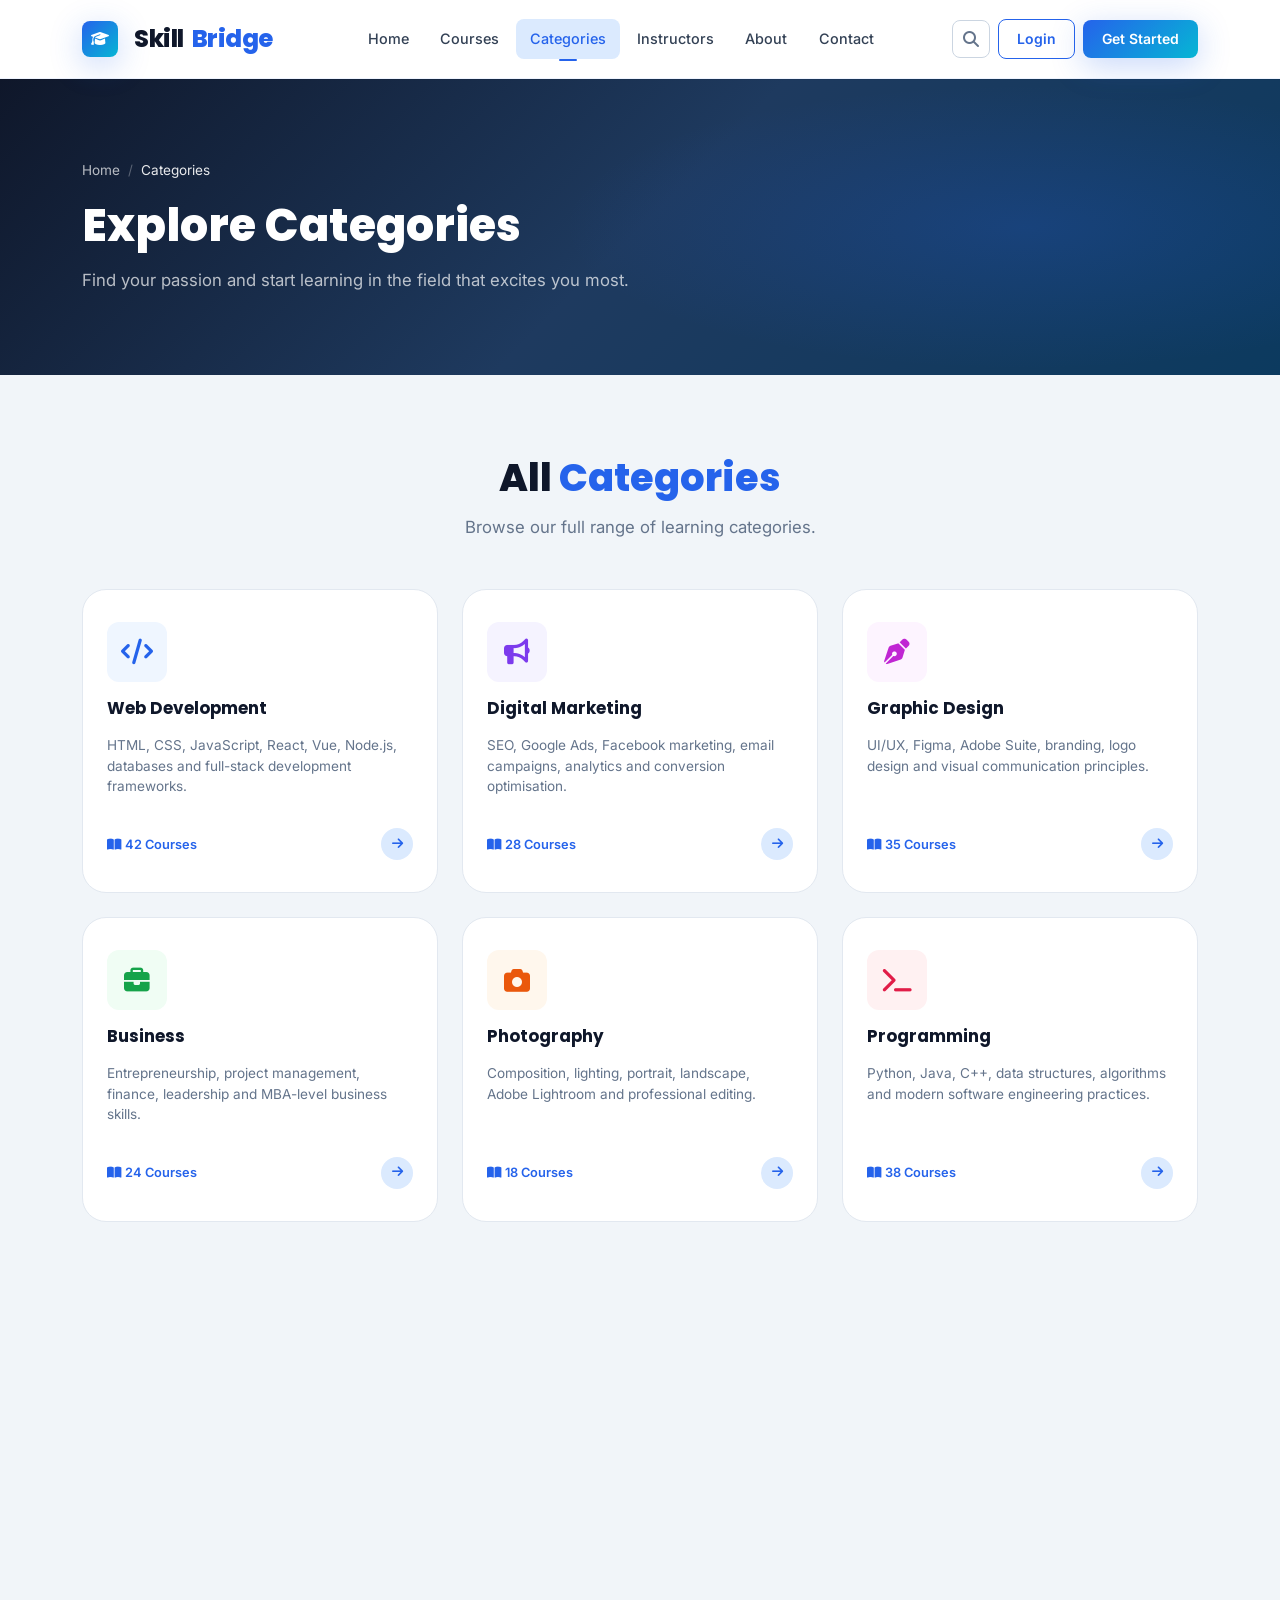
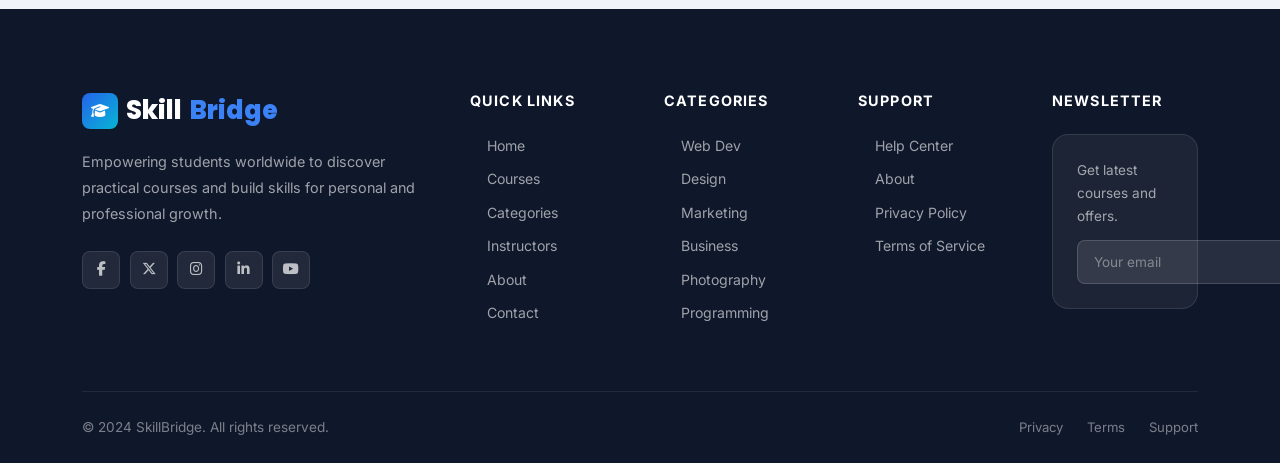
<file: categories.html>
<!DOCTYPE html>
<html lang="en">
<head>
  <meta charset="UTF-8" />
  <meta name="viewport" content="width=device-width, initial-scale=1.0" />
  <meta name="description" content="Explore all learning categories on SkillBridge – Web Development, Design, Marketing, Business, Photography and more." />
  <title>Categories – SkillBridge</title>
  <link href="https://cdn.jsdelivr.net/npm/bootstrap@5.3.2/dist/css/bootstrap.min.css" rel="stylesheet" />
  <link href="https://cdnjs.cloudflare.com/ajax/libs/font-awesome/6.5.0/css/all.min.css" rel="stylesheet" />
  <link href="https://fonts.googleapis.com/css2?family=Inter:wght@300;400;500;600;700;800;900&family=Poppins:wght@400;500;600;700;800;900&display=swap" rel="stylesheet" />
  <link href="css/style.css" rel="stylesheet" />
</head>
<body>

<!-- NAVBAR -->
<nav class="navbar navbar-expand-lg" id="mainNavbar">
  <div class="container">
    <a class="navbar-brand d-flex align-items-center gap-2" href="index.html">
      <span class="brand-icon"><i class="fa-solid fa-graduation-cap"></i></span>
      Skill<span>Bridge</span>
    </a>
    <button class="navbar-toggler border-0 shadow-none" type="button"
            data-bs-toggle="collapse" data-bs-target="#navbarContent">
      <i class="fa-solid fa-bars" style="font-size:1.2rem;color:var(--dark-3)"></i>
    </button>
    <div class="collapse navbar-collapse" id="navbarContent">
      <ul class="navbar-nav mx-auto gap-1">
        <li class="nav-item"><a class="nav-link" href="index.html">Home</a></li>
        <li class="nav-item"><a class="nav-link" href="courses.html">Courses</a></li>
        <li class="nav-item"><a class="nav-link active" href="categories.html">Categories</a></li>
        <li class="nav-item"><a class="nav-link" href="instructors.html">Instructors</a></li>
        <li class="nav-item"><a class="nav-link" href="about.html">About</a></li>
        <li class="nav-item"><a class="nav-link" href="contact.html">Contact</a></li>
      </ul>
      <div class="d-flex align-items-center gap-2 mt-3 mt-lg-0">
        <div class="search-wrapper">
          <button class="search-btn-icon" id="searchToggle"><i class="fa-solid fa-magnifying-glass"></i></button>
          <div class="search-dropdown" id="searchDropdown">
            <input type="text" id="searchInput" placeholder="Search…" autocomplete="off" />
            <div class="search-results" id="searchResults"></div>
          </div>
        </div>
        <a href="login.html" class="nav-link btn-nav-login">Login</a>
        <a href="signup.html" class="nav-link btn-nav-cta">Get Started</a>
      </div>
    </div>
  </div>
</nav>

<!-- PAGE HERO -->
<section class="page-hero">
  <div class="container position-relative" style="z-index:1">
    <div class="breadcrumb-custom">
      <a href="index.html">Home</a><span class="sep">/</span><span class="current">Categories</span>
    </div>
    <h1 class="page-hero-title">Explore Categories</h1>
    <p class="page-hero-subtitle">Find your passion and start learning in the field that excites you most.</p>
  </div>
</section>

<!-- CATEGORIES GRID -->
<section class="categories-section" style="background:var(--lighter)">
  <div class="container">

    <div class="text-center mb-5 reveal">
      <h2 class="section-title">All <span style="color:var(--primary)">Categories</span></h2>
      <p class="section-subtitle">Browse our full range of learning categories.</p>
    </div>

    <div class="row g-4 stagger-children">

      <div class="col-sm-6 col-lg-4">
        <a href="courses.html" style="display:contents">
          <div class="category-card">
            <div class="cat-icon-wrap cat-blue"><i class="fa-solid fa-code"></i></div>
            <h3 class="cat-name">Web Development</h3>
            <p class="cat-desc">HTML, CSS, JavaScript, React, Vue, Node.js, databases and full-stack development frameworks.</p>
            <div class="d-flex align-items-center justify-content-between">
              <span class="cat-count"><i class="fa-solid fa-book-open me-1"></i>42 Courses</span>
              <div class="cat-arrow"><i class="fa-solid fa-arrow-right"></i></div>
            </div>
          </div>
        </a>
      </div>

      <div class="col-sm-6 col-lg-4">
        <a href="courses.html" style="display:contents">
          <div class="category-card">
            <div class="cat-icon-wrap cat-purple"><i class="fa-solid fa-bullhorn"></i></div>
            <h3 class="cat-name">Digital Marketing</h3>
            <p class="cat-desc">SEO, Google Ads, Facebook marketing, email campaigns, analytics and conversion optimisation.</p>
            <div class="d-flex align-items-center justify-content-between">
              <span class="cat-count"><i class="fa-solid fa-book-open me-1"></i>28 Courses</span>
              <div class="cat-arrow"><i class="fa-solid fa-arrow-right"></i></div>
            </div>
          </div>
        </a>
      </div>

      <div class="col-sm-6 col-lg-4">
        <a href="courses.html" style="display:contents">
          <div class="category-card">
            <div class="cat-icon-wrap cat-pink"><i class="fa-solid fa-pen-nib"></i></div>
            <h3 class="cat-name">Graphic Design</h3>
            <p class="cat-desc">UI/UX, Figma, Adobe Suite, branding, logo design and visual communication principles.</p>
            <div class="d-flex align-items-center justify-content-between">
              <span class="cat-count"><i class="fa-solid fa-book-open me-1"></i>35 Courses</span>
              <div class="cat-arrow"><i class="fa-solid fa-arrow-right"></i></div>
            </div>
          </div>
        </a>
      </div>

      <div class="col-sm-6 col-lg-4">
        <a href="courses.html" style="display:contents">
          <div class="category-card">
            <div class="cat-icon-wrap cat-green"><i class="fa-solid fa-briefcase"></i></div>
            <h3 class="cat-name">Business</h3>
            <p class="cat-desc">Entrepreneurship, project management, finance, leadership and MBA-level business skills.</p>
            <div class="d-flex align-items-center justify-content-between">
              <span class="cat-count"><i class="fa-solid fa-book-open me-1"></i>24 Courses</span>
              <div class="cat-arrow"><i class="fa-solid fa-arrow-right"></i></div>
            </div>
          </div>
        </a>
      </div>

      <div class="col-sm-6 col-lg-4">
        <a href="courses.html" style="display:contents">
          <div class="category-card">
            <div class="cat-icon-wrap cat-orange"><i class="fa-solid fa-camera"></i></div>
            <h3 class="cat-name">Photography</h3>
            <p class="cat-desc">Composition, lighting, portrait, landscape, Adobe Lightroom and professional editing.</p>
            <div class="d-flex align-items-center justify-content-between">
              <span class="cat-count"><i class="fa-solid fa-book-open me-1"></i>18 Courses</span>
              <div class="cat-arrow"><i class="fa-solid fa-arrow-right"></i></div>
            </div>
          </div>
        </a>
      </div>

      <div class="col-sm-6 col-lg-4">
        <a href="courses.html" style="display:contents">
          <div class="category-card">
            <div class="cat-icon-wrap cat-red"><i class="fa-solid fa-terminal"></i></div>
            <h3 class="cat-name">Programming</h3>
            <p class="cat-desc">Python, Java, C++, data structures, algorithms and modern software engineering practices.</p>
            <div class="d-flex align-items-center justify-content-between">
              <span class="cat-count"><i class="fa-solid fa-book-open me-1"></i>38 Courses</span>
              <div class="cat-arrow"><i class="fa-solid fa-arrow-right"></i></div>
            </div>
          </div>
        </a>
      </div>

      <div class="col-sm-6 col-lg-4">
        <a href="courses.html" style="display:contents">
          <div class="category-card">
            <div class="cat-icon-wrap" style="background:#f0f9ff;color:#0284c7"><i class="fa-solid fa-brain"></i></div>
            <h3 class="cat-name">Data Science & AI</h3>
            <p class="cat-desc">Machine learning, deep learning, data analysis, TensorFlow, PyTorch and AI fundamentals.</p>
            <div class="d-flex align-items-center justify-content-between">
              <span class="cat-count"><i class="fa-solid fa-book-open me-1"></i>22 Courses</span>
              <div class="cat-arrow"><i class="fa-solid fa-arrow-right"></i></div>
            </div>
          </div>
        </a>
      </div>

      <div class="col-sm-6 col-lg-4">
        <a href="courses.html" style="display:contents">
          <div class="category-card">
            <div class="cat-icon-wrap" style="background:#fef9ee;color:#d97706"><i class="fa-solid fa-music"></i></div>
            <h3 class="cat-name">Music & Audio</h3>
            <p class="cat-desc">Music theory, guitar, piano, music production, audio engineering and sound design.</p>
            <div class="d-flex align-items-center justify-content-between">
              <span class="cat-count"><i class="fa-solid fa-book-open me-1"></i>14 Courses</span>
              <div class="cat-arrow"><i class="fa-solid fa-arrow-right"></i></div>
            </div>
          </div>
        </a>
      </div>

      <div class="col-sm-6 col-lg-4">
        <a href="courses.html" style="display:contents">
          <div class="category-card">
            <div class="cat-icon-wrap" style="background:#f0fdf4;color:#16a34a"><i class="fa-solid fa-heartbeat"></i></div>
            <h3 class="cat-name">Health & Fitness</h3>
            <p class="cat-desc">Yoga, nutrition, mental health, fitness training and wellness coaching for a better life.</p>
            <div class="d-flex align-items-center justify-content-between">
              <span class="cat-count"><i class="fa-solid fa-book-open me-1"></i>16 Courses</span>
              <div class="cat-arrow"><i class="fa-solid fa-arrow-right"></i></div>
            </div>
          </div>
        </a>
      </div>

    </div><!-- /row -->
  </div>
</section>

<!-- FOOTER -->
<footer class="footer">
  <div class="container">
    <div class="row g-5">
      <div class="col-lg-4">
        <div class="footer-brand"><span class="brand-icon"><i class="fa-solid fa-graduation-cap"></i></span>Skill<span>Bridge</span></div>
        <p class="footer-desc">Empowering students worldwide to discover practical courses and build skills for personal and professional growth.</p>
        <div class="footer-social">
          <a href="#"><i class="fa-brands fa-facebook-f"></i></a>
          <a href="#"><i class="fa-brands fa-x-twitter"></i></a>
          <a href="#"><i class="fa-brands fa-instagram"></i></a>
          <a href="#"><i class="fa-brands fa-linkedin-in"></i></a>
          <a href="#"><i class="fa-brands fa-youtube"></i></a>
        </div>
      </div>
      <div class="col-sm-6 col-lg-2">
        <div class="footer-heading">Quick Links</div>
        <ul class="footer-links">
          <li><a href="index.html">Home</a></li>
          <li><a href="courses.html">Courses</a></li>
          <li><a href="categories.html">Categories</a></li>
          <li><a href="instructors.html">Instructors</a></li>
          <li><a href="about.html">About</a></li>
          <li><a href="contact.html">Contact</a></li>
        </ul>
      </div>
      <div class="col-sm-6 col-lg-2">
        <div class="footer-heading">Categories</div>
        <ul class="footer-links">
          <li><a href="categories.html">Web Dev</a></li>
          <li><a href="categories.html">Design</a></li>
          <li><a href="categories.html">Marketing</a></li>
          <li><a href="categories.html">Business</a></li>
          <li><a href="categories.html">Photography</a></li>
          <li><a href="categories.html">Programming</a></li>
        </ul>
      </div>
      <div class="col-sm-6 col-lg-2">
        <div class="footer-heading">Support</div>
        <ul class="footer-links">
          <li><a href="contact.html">Help Center</a></li>
          <li><a href="about.html">About</a></li>
          <li><a href="#">Privacy Policy</a></li>
          <li><a href="#">Terms of Service</a></li>
        </ul>
      </div>
      <div class="col-sm-6 col-lg-2">
        <div class="footer-heading">Newsletter</div>
        <div class="newsletter-box">
          <p>Get latest courses and offers.</p>
          <div class="newsletter-form">
            <input type="email" placeholder="Your email" />
            <button type="button"><i class="fa-solid fa-paper-plane"></i></button>
          </div>
        </div>
      </div>
    </div>
    <div class="footer-bottom">
      <p>© 2024 SkillBridge. All rights reserved.</p>
      <div class="footer-bottom-links"><a href="#">Privacy</a><a href="#">Terms</a><a href="contact.html">Support</a></div>
    </div>
  </div>
</footer>

<button id="backToTop" title="Back to top"><i class="fa-solid fa-chevron-up"></i></button>
<script src="https://cdn.jsdelivr.net/npm/bootstrap@5.3.2/dist/js/bootstrap.bundle.min.js"></script>
<script src="js/main.js"></script>
</body>
</html>
</file>
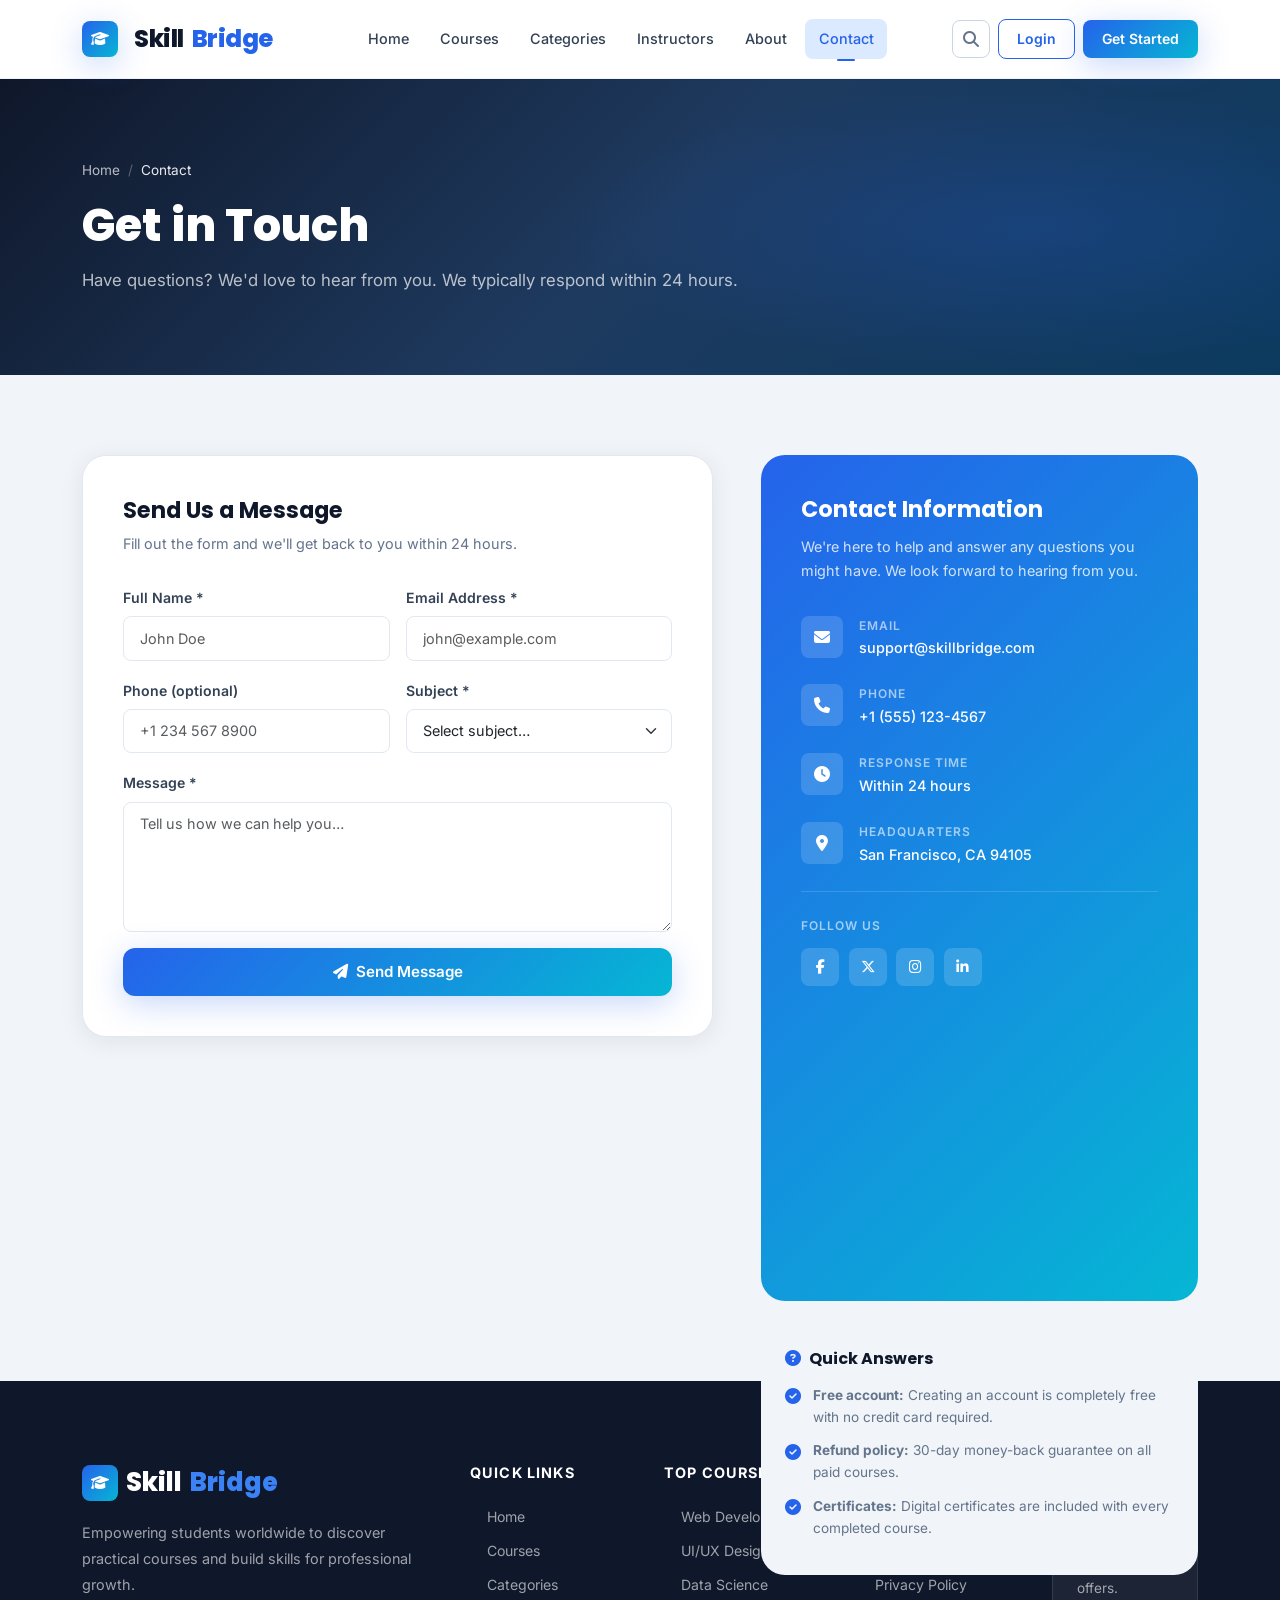
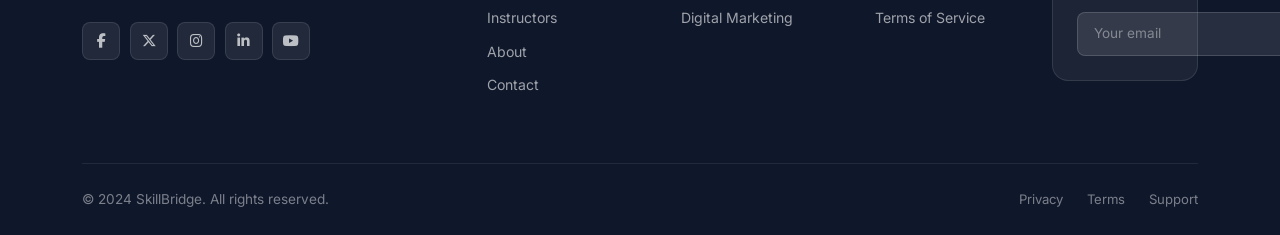
<file: contact.html>
<!DOCTYPE html>
<html lang="en">
<head>
  <meta charset="UTF-8" />
  <meta name="viewport" content="width=device-width, initial-scale=1.0" />
  <meta name="description" content="Get in touch with SkillBridge. We're here to help with any questions about our courses or platform." />
  <title>Contact – SkillBridge</title>
  <link href="https://cdn.jsdelivr.net/npm/bootstrap@5.3.2/dist/css/bootstrap.min.css" rel="stylesheet" />
  <link href="https://cdnjs.cloudflare.com/ajax/libs/font-awesome/6.5.0/css/all.min.css" rel="stylesheet" />
  <link href="https://fonts.googleapis.com/css2?family=Inter:wght@300;400;500;600;700;800;900&family=Poppins:wght@400;500;600;700;800;900&display=swap" rel="stylesheet" />
  <link href="css/style.css" rel="stylesheet" />
  <style>
    .contact-form-card {
      background: var(--white);
      border: 1px solid var(--light);
      border-radius: var(--radius-xl);
      padding: 2.5rem;
      box-shadow: var(--shadow-card);
    }
    .form-label {
      font-size: .88rem;
      font-weight: 600;
      color: var(--dark-3);
      margin-bottom: .4rem;
    }
    .form-control, .form-select {
      border: 1.5px solid var(--light);
      border-radius: var(--radius-sm) !important;
      font-size: .9rem;
      padding: .65rem 1rem;
      transition: var(--transition-fast);
    }
    .form-control:focus, .form-select:focus {
      border-color: var(--primary) !important;
      box-shadow: 0 0 0 3px rgba(37,99,235,.1) !important;
    }
    textarea.form-control { resize: vertical; min-height: 130px; }

    .contact-info-card {
      background: var(--gradient-primary);
      border-radius: var(--radius-xl);
      padding: 2.5rem;
      color: white;
      height: 100%;
    }
    .contact-info-card h3 { color: white; font-size: 1.4rem; margin-bottom: .75rem; }
    .contact-info-card p { color: rgba(255,255,255,.8); font-size: .9rem; line-height: 1.7; margin-bottom: 2rem; }
    .contact-item {
      display: flex; align-items: flex-start; gap: 1rem; margin-bottom: 1.5rem;
    }
    .contact-item-icon {
      width: 42px; height: 42px; background: rgba(255,255,255,.15);
      border-radius: var(--radius-sm);
      display: flex; align-items: center; justify-content: center;
      font-size: 1rem; flex-shrink: 0;
    }
    .contact-item-text .label { font-size: .75rem; color: rgba(255,255,255,.6); font-weight: 600; text-transform: uppercase; letter-spacing: .08em; }
    .contact-item-text .value { font-size: .9rem; color: white; font-weight: 500; }

    .faq-mini {
      background: var(--lighter);
      border-radius: var(--radius-xl);
      padding: 1.5rem;
      margin-top: 1.5rem;
    }
    .faq-mini h4 { font-size: 1rem; font-weight: 700; color: var(--dark); margin-bottom: 1rem; }
    .faq-mini-item { display: flex; gap: .75rem; margin-bottom: .75rem; }
    .faq-mini-item i { color: var(--primary); margin-top: .2rem; flex-shrink: 0; }
    .faq-mini-item p { font-size: .85rem; color: var(--mid); margin: 0; line-height: 1.6; }
  </style>
</head>
<body>

<!-- NAVBAR -->
<nav class="navbar navbar-expand-lg" id="mainNavbar">
  <div class="container">
    <a class="navbar-brand d-flex align-items-center gap-2" href="index.html">
      <span class="brand-icon"><i class="fa-solid fa-graduation-cap"></i></span>
      Skill<span>Bridge</span>
    </a>
    <button class="navbar-toggler border-0 shadow-none" type="button"
            data-bs-toggle="collapse" data-bs-target="#navbarContent">
      <i class="fa-solid fa-bars" style="font-size:1.2rem;color:var(--dark-3)"></i>
    </button>
    <div class="collapse navbar-collapse" id="navbarContent">
      <ul class="navbar-nav mx-auto gap-1">
        <li class="nav-item"><a class="nav-link" href="index.html">Home</a></li>
        <li class="nav-item"><a class="nav-link" href="courses.html">Courses</a></li>
        <li class="nav-item"><a class="nav-link" href="categories.html">Categories</a></li>
        <li class="nav-item"><a class="nav-link" href="instructors.html">Instructors</a></li>
        <li class="nav-item"><a class="nav-link" href="about.html">About</a></li>
        <li class="nav-item"><a class="nav-link active" href="contact.html">Contact</a></li>
      </ul>
      <div class="d-flex align-items-center gap-2 mt-3 mt-lg-0">
        <div class="search-wrapper">
          <button class="search-btn-icon" id="searchToggle"><i class="fa-solid fa-magnifying-glass"></i></button>
          <div class="search-dropdown" id="searchDropdown">
            <input type="text" id="searchInput" placeholder="Search…" autocomplete="off" />
            <div class="search-results" id="searchResults"></div>
          </div>
        </div>
        <a href="login.html" class="nav-link btn-nav-login">Login</a>
        <a href="signup.html" class="nav-link btn-nav-cta">Get Started</a>
      </div>
    </div>
  </div>
</nav>

<!-- PAGE HERO -->
<section class="page-hero">
  <div class="container position-relative" style="z-index:1">
    <div class="breadcrumb-custom">
      <a href="index.html">Home</a><span class="sep">/</span><span class="current">Contact</span>
    </div>
    <h1 class="page-hero-title">Get in Touch</h1>
    <p class="page-hero-subtitle">Have questions? We'd love to hear from you. We typically respond within 24 hours.</p>
  </div>
</section>

<!-- CONTACT SECTION -->
<section style="padding:var(--section-py) 0;background:var(--lighter)">
  <div class="container">
    <div class="row g-5">

      <!-- Contact Form -->
      <div class="col-lg-7 reveal-left">
        <div class="contact-form-card">
          <h2 style="font-size:1.4rem;font-weight:700;color:var(--dark);margin-bottom:.5rem">Send Us a Message</h2>
          <p style="color:var(--mid);font-size:.9rem;margin-bottom:1.75rem">Fill out the form and we'll get back to you within 24 hours.</p>

          <form id="contactForm" novalidate>
            <div class="row g-3">
              <div class="col-sm-6">
                <label class="form-label" for="contactName">Full Name *</label>
                <input type="text" class="form-control" id="contactName" placeholder="John Doe" required />
              </div>
              <div class="col-sm-6">
                <label class="form-label" for="contactEmail">Email Address *</label>
                <input type="email" class="form-control" id="contactEmail" placeholder="john@example.com" required />
              </div>
              <div class="col-sm-6">
                <label class="form-label" for="contactPhone">Phone (optional)</label>
                <input type="tel" class="form-control" id="contactPhone" placeholder="+1 234 567 8900" />
              </div>
              <div class="col-sm-6">
                <label class="form-label" for="contactSubject">Subject *</label>
                <select class="form-select" id="contactSubject" required>
                  <option value="" selected disabled>Select subject…</option>
                  <option>Course Enquiry</option>
                  <option>Technical Support</option>
                  <option>Become an Instructor</option>
                  <option>Billing & Payments</option>
                  <option>Partnerships</option>
                  <option>Other</option>
                </select>
              </div>
              <div class="col-12">
                <label class="form-label" for="contactMessage">Message *</label>
                <textarea class="form-control" id="contactMessage" placeholder="Tell us how we can help you…" required></textarea>
              </div>
              <div class="col-12">
                <button type="submit" class="btn-primary-custom w-100" style="justify-content:center">
                  <i class="fa-solid fa-paper-plane"></i> Send Message
                </button>
              </div>
            </div>
          </form>

        </div>
      </div>

      <!-- Contact Info -->
      <div class="col-lg-5 reveal-right">
        <div class="contact-info-card">
          <h3>Contact Information</h3>
          <p>We're here to help and answer any questions you might have. We look forward to hearing from you.</p>

          <div class="contact-item">
            <div class="contact-item-icon"><i class="fa-solid fa-envelope"></i></div>
            <div class="contact-item-text">
              <div class="label">Email</div>
              <div class="value">support@skillbridge.com</div>
            </div>
          </div>

          <div class="contact-item">
            <div class="contact-item-icon"><i class="fa-solid fa-phone"></i></div>
            <div class="contact-item-text">
              <div class="label">Phone</div>
              <div class="value">+1 (555) 123-4567</div>
            </div>
          </div>

          <div class="contact-item">
            <div class="contact-item-icon"><i class="fa-solid fa-clock"></i></div>
            <div class="contact-item-text">
              <div class="label">Response Time</div>
              <div class="value">Within 24 hours</div>
            </div>
          </div>

          <div class="contact-item">
            <div class="contact-item-icon"><i class="fa-solid fa-location-dot"></i></div>
            <div class="contact-item-text">
              <div class="label">Headquarters</div>
              <div class="value">San Francisco, CA 94105</div>
            </div>
          </div>

          <div style="border-top:1px solid rgba(255,255,255,.15);padding-top:1.5rem">
            <div class="label" style="color:rgba(255,255,255,.6);font-size:.75rem;font-weight:600;text-transform:uppercase;letter-spacing:.08em;margin-bottom:.75rem">Follow Us</div>
            <div style="display:flex;gap:.6rem">
              <a href="#" style="width:38px;height:38px;background:rgba(255,255,255,.15);border-radius:var(--radius-sm);display:flex;align-items:center;justify-content:center;color:white;font-size:.9rem;transition:var(--transition-fast)" onmouseover="this.style.background='rgba(255,255,255,.25)'" onmouseout="this.style.background='rgba(255,255,255,.15)'">
                <i class="fa-brands fa-facebook-f"></i>
              </a>
              <a href="#" style="width:38px;height:38px;background:rgba(255,255,255,.15);border-radius:var(--radius-sm);display:flex;align-items:center;justify-content:center;color:white;font-size:.9rem;transition:var(--transition-fast)" onmouseover="this.style.background='rgba(255,255,255,.25)'" onmouseout="this.style.background='rgba(255,255,255,.15)'">
                <i class="fa-brands fa-x-twitter"></i>
              </a>
              <a href="#" style="width:38px;height:38px;background:rgba(255,255,255,.15);border-radius:var(--radius-sm);display:flex;align-items:center;justify-content:center;color:white;font-size:.9rem;transition:var(--transition-fast)" onmouseover="this.style.background='rgba(255,255,255,.25)'" onmouseout="this.style.background='rgba(255,255,255,.15)'">
                <i class="fa-brands fa-instagram"></i>
              </a>
              <a href="#" style="width:38px;height:38px;background:rgba(255,255,255,.15);border-radius:var(--radius-sm);display:flex;align-items:center;justify-content:center;color:white;font-size:.9rem;transition:var(--transition-fast)" onmouseover="this.style.background='rgba(255,255,255,.25)'" onmouseout="this.style.background='rgba(255,255,255,.15)'">
                <i class="fa-brands fa-linkedin-in"></i>
              </a>
            </div>
          </div>
        </div>

        <!-- Quick FAQ -->
        <div class="faq-mini reveal">
          <h4><i class="fa-solid fa-circle-question me-2" style="color:var(--primary)"></i>Quick Answers</h4>
          <div class="faq-mini-item">
            <i class="fa-solid fa-check-circle"></i>
            <p><strong>Free account:</strong> Creating an account is completely free with no credit card required.</p>
          </div>
          <div class="faq-mini-item">
            <i class="fa-solid fa-check-circle"></i>
            <p><strong>Refund policy:</strong> 30-day money-back guarantee on all paid courses.</p>
          </div>
          <div class="faq-mini-item">
            <i class="fa-solid fa-check-circle"></i>
            <p><strong>Certificates:</strong> Digital certificates are included with every completed course.</p>
          </div>
        </div>

      </div>
    </div>
  </div>
</section>

<!-- FOOTER -->
<footer class="footer">
  <div class="container">
    <div class="row g-5">
      <div class="col-lg-4">
        <div class="footer-brand"><span class="brand-icon"><i class="fa-solid fa-graduation-cap"></i></span>Skill<span>Bridge</span></div>
        <p class="footer-desc">Empowering students worldwide to discover practical courses and build skills for professional growth.</p>
        <div class="footer-social">
          <a href="#"><i class="fa-brands fa-facebook-f"></i></a>
          <a href="#"><i class="fa-brands fa-x-twitter"></i></a>
          <a href="#"><i class="fa-brands fa-instagram"></i></a>
          <a href="#"><i class="fa-brands fa-linkedin-in"></i></a>
          <a href="#"><i class="fa-brands fa-youtube"></i></a>
        </div>
      </div>
      <div class="col-sm-6 col-lg-2">
        <div class="footer-heading">Quick Links</div>
        <ul class="footer-links">
          <li><a href="index.html">Home</a></li>
          <li><a href="courses.html">Courses</a></li>
          <li><a href="categories.html">Categories</a></li>
          <li><a href="instructors.html">Instructors</a></li>
          <li><a href="about.html">About</a></li>
          <li><a href="contact.html">Contact</a></li>
        </ul>
      </div>
      <div class="col-sm-6 col-lg-2">
        <div class="footer-heading">Top Courses</div>
        <ul class="footer-links">
          <li><a href="courses.html">Web Development</a></li>
          <li><a href="courses.html">UI/UX Design</a></li>
          <li><a href="courses.html">Data Science</a></li>
          <li><a href="courses.html">Digital Marketing</a></li>
        </ul>
      </div>
      <div class="col-sm-6 col-lg-2">
        <div class="footer-heading">Support</div>
        <ul class="footer-links">
          <li><a href="contact.html">Help Center</a></li>
          <li><a href="about.html">About</a></li>
          <li><a href="#">Privacy Policy</a></li>
          <li><a href="#">Terms of Service</a></li>
        </ul>
      </div>
      <div class="col-sm-6 col-lg-2">
        <div class="footer-heading">Newsletter</div>
        <div class="newsletter-box">
          <p>Get latest courses and offers.</p>
          <div class="newsletter-form">
            <input type="email" placeholder="Your email" />
            <button type="button"><i class="fa-solid fa-paper-plane"></i></button>
          </div>
        </div>
      </div>
    </div>
    <div class="footer-bottom">
      <p>© 2024 SkillBridge. All rights reserved.</p>
      <div class="footer-bottom-links"><a href="#">Privacy</a><a href="#">Terms</a><a href="contact.html">Support</a></div>
    </div>
  </div>
</footer>

<button id="backToTop" title="Back to top"><i class="fa-solid fa-chevron-up"></i></button>
<script src="https://cdn.jsdelivr.net/npm/bootstrap@5.3.2/dist/js/bootstrap.bundle.min.js"></script>
<script src="js/main.js"></script>
<script>
  // Contact form handler
  document.getElementById('contactForm')?.addEventListener('submit', function(e) {
    e.preventDefault();
    const name = document.getElementById('contactName').value.trim();
    const email = document.getElementById('contactEmail').value.trim();
    const subject = document.getElementById('contactSubject').value;
    const message = document.getElementById('contactMessage').value.trim();

    if (!name || !email || !subject || !message) {
      showToast('Please fill in all required fields.', 'error');
      return;
    }

    if (!/^[^\s@]+@[^\s@]+\.[^\s@]+$/.test(email)) {
      showToast('Please enter a valid email address.', 'error');
      return;
    }

    // Simulate sending
    const btn = this.querySelector('button[type=submit]');
    const originalText = btn.innerHTML;
    btn.innerHTML = '<i class="fa-solid fa-spinner fa-spin"></i> Sending…';
    btn.disabled = true;

    setTimeout(() => {
      showToast('Message sent successfully! We\'ll be in touch soon. 🎉', 'success');
      this.reset();
      btn.innerHTML = originalText;
      btn.disabled = false;
    }, 1500);
  });
</script>
</body>
</html>
</file>
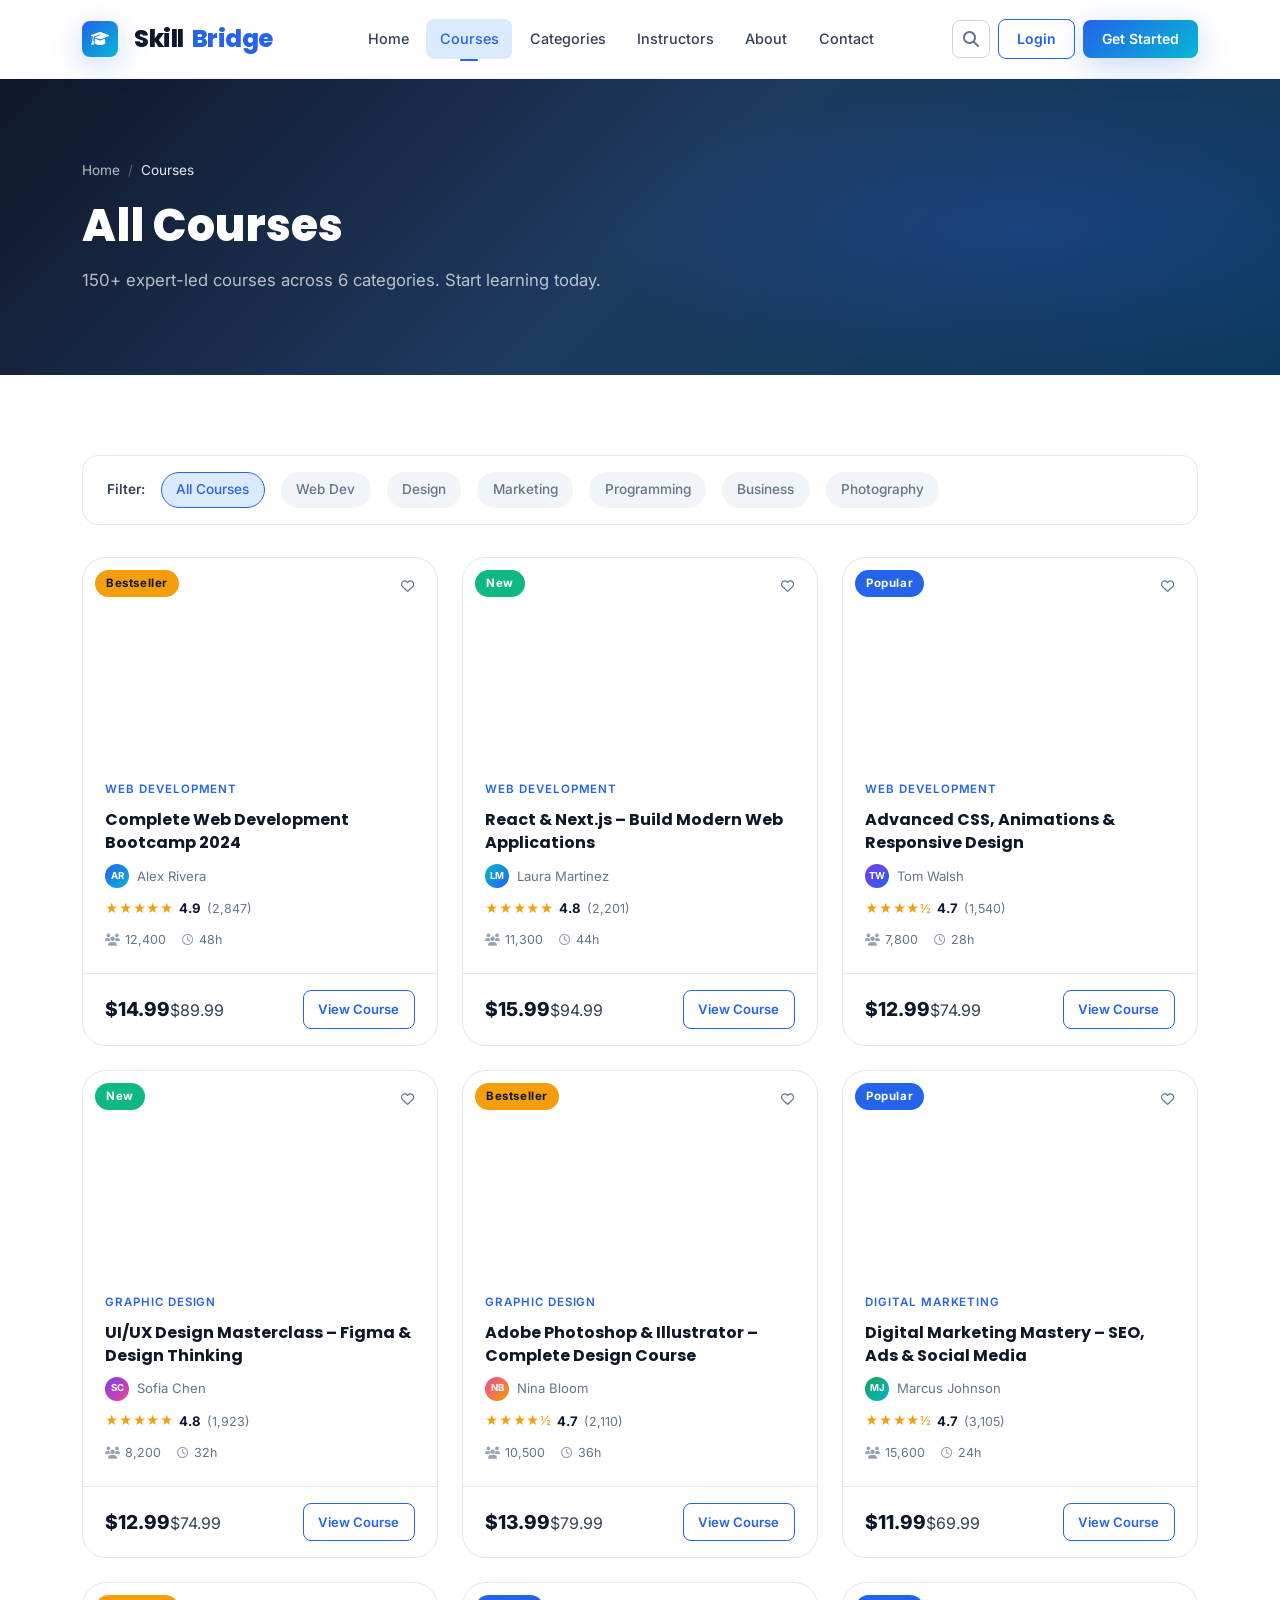
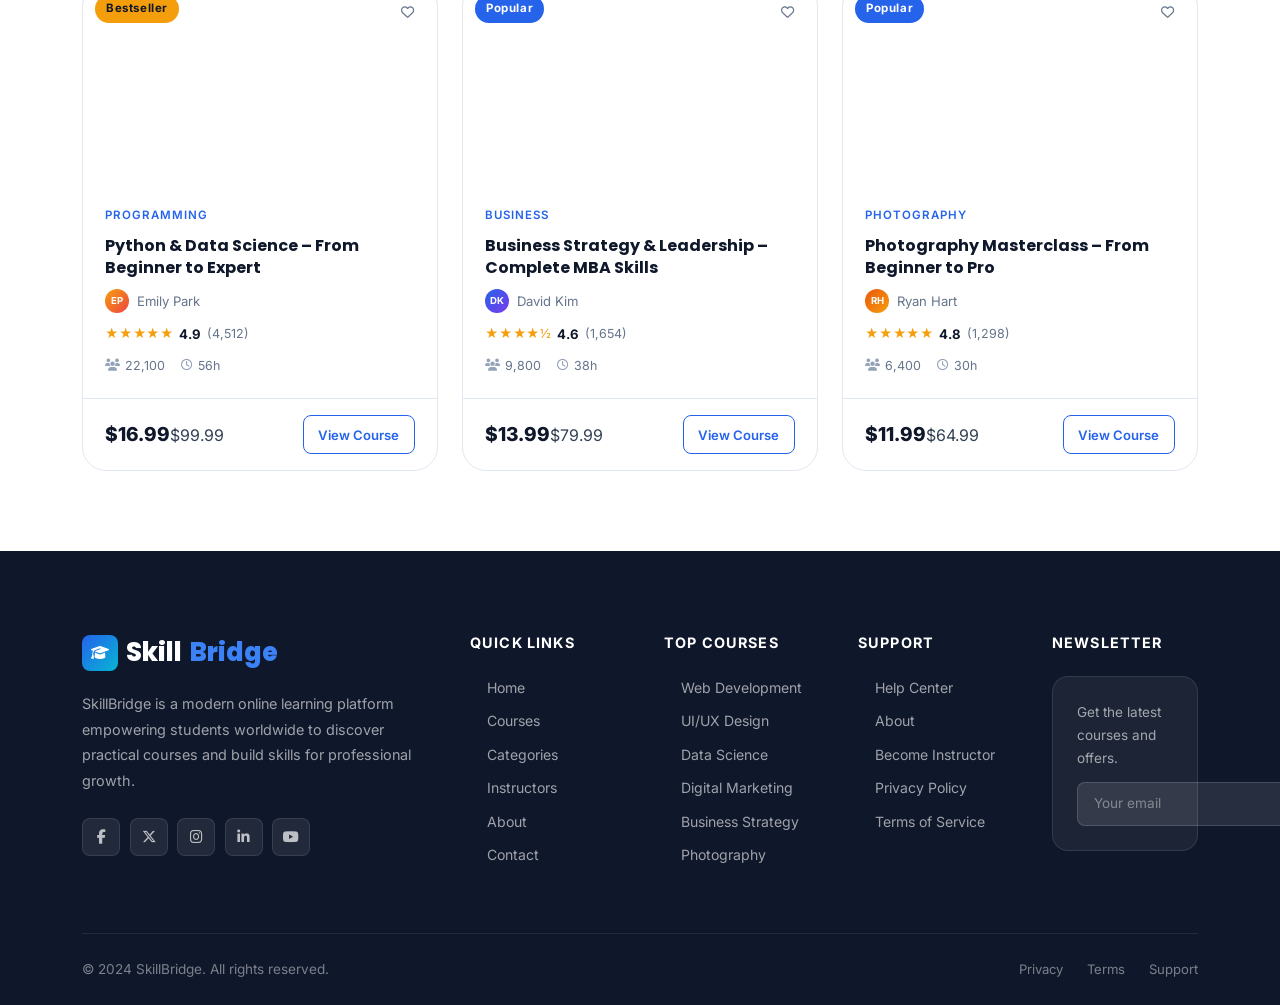
<file: courses.html>
<!DOCTYPE html>
<html lang="en">
<head>
  <meta charset="UTF-8" />
  <meta name="viewport" content="width=device-width, initial-scale=1.0" />
  <meta name="description" content="Browse all SkillBridge courses. Filter by category, level, or rating. Find the perfect course to advance your career." />
  <title>Courses – SkillBridge</title>
  <link href="https://cdn.jsdelivr.net/npm/bootstrap@5.3.2/dist/css/bootstrap.min.css" rel="stylesheet" />
  <link href="https://cdnjs.cloudflare.com/ajax/libs/font-awesome/6.5.0/css/all.min.css" rel="stylesheet" />
  <link href="https://fonts.googleapis.com/css2?family=Inter:wght@300;400;500;600;700;800;900&family=Poppins:wght@400;500;600;700;800;900&display=swap" rel="stylesheet" />
  <link href="css/style.css" rel="stylesheet" />
</head>
<body>

<!-- NAVBAR -->
<nav class="navbar navbar-expand-lg" id="mainNavbar">
  <div class="container">
    <a class="navbar-brand d-flex align-items-center gap-2" href="index.html">
      <span class="brand-icon"><i class="fa-solid fa-graduation-cap"></i></span>
      Skill<span>Bridge</span>
    </a>
    <button class="navbar-toggler border-0 shadow-none" type="button"
            data-bs-toggle="collapse" data-bs-target="#navbarContent">
      <i class="fa-solid fa-bars" style="font-size:1.2rem;color:var(--dark-3)"></i>
    </button>
    <div class="collapse navbar-collapse" id="navbarContent">
      <ul class="navbar-nav mx-auto gap-1">
        <li class="nav-item"><a class="nav-link" href="index.html">Home</a></li>
        <li class="nav-item"><a class="nav-link active" href="courses.html">Courses</a></li>
        <li class="nav-item"><a class="nav-link" href="categories.html">Categories</a></li>
        <li class="nav-item"><a class="nav-link" href="instructors.html">Instructors</a></li>
        <li class="nav-item"><a class="nav-link" href="about.html">About</a></li>
        <li class="nav-item"><a class="nav-link" href="contact.html">Contact</a></li>
      </ul>
      <div class="d-flex align-items-center gap-2 mt-3 mt-lg-0">
        <div class="search-wrapper">
          <button class="search-btn-icon" id="searchToggle"><i class="fa-solid fa-magnifying-glass"></i></button>
          <div class="search-dropdown" id="searchDropdown">
            <input type="text" id="searchInput" placeholder="Search courses…" autocomplete="off" />
            <div class="search-results" id="searchResults"></div>
          </div>
        </div>
        <a href="login.html" class="nav-link btn-nav-login">Login</a>
        <a href="signup.html" class="nav-link btn-nav-cta">Get Started</a>
      </div>
    </div>
  </div>
</nav>

<!-- PAGE HERO -->
<section class="page-hero">
  <div class="container position-relative" style="z-index:1">
    <div class="breadcrumb-custom">
      <a href="index.html">Home</a>
      <span class="sep">/</span>
      <span class="current">Courses</span>
    </div>
    <h1 class="page-hero-title">All Courses</h1>
    <p class="page-hero-subtitle">150+ expert-led courses across 6 categories. Start learning today.</p>
  </div>
</section>

<!-- COURSES -->
<section class="courses-section">
  <div class="container">

    <!-- Filter Bar -->
    <div class="filter-bar reveal">
      <span style="font-size:.85rem;font-weight:600;color:var(--dark-3)">Filter:</span>
      <button class="filter-btn active" data-filter="all">All Courses</button>
      <button class="filter-btn" data-filter="web">Web Dev</button>
      <button class="filter-btn" data-filter="design">Design</button>
      <button class="filter-btn" data-filter="marketing">Marketing</button>
      <button class="filter-btn" data-filter="programming">Programming</button>
      <button class="filter-btn" data-filter="business">Business</button>
      <button class="filter-btn" data-filter="photography">Photography</button>
    </div>

    <div class="row g-4" id="courseGrid">

      <!-- Web Dev Courses -->
      <div class="col-sm-6 col-lg-4 course-item" data-category="web">
        <div class="course-card">
          <div class="course-card-img">
            <img src="https://images.unsplash.com/photo-1593720213428-28a5b9e94613?w=600&q=80" alt="Web Development Bootcamp" loading="lazy" />
            <span class="course-badge bestseller">Bestseller</span>
            <button class="course-wishlist"><i class="fa-regular fa-heart"></i></button>
          </div>
          <div class="course-body">
            <div class="course-category-tag">Web Development</div>
            <h3 class="course-title">Complete Web Development Bootcamp 2024</h3>
            <div class="course-instructor"><div class="instr-avatar-placeholder">AR</div><span>Alex Rivera</span></div>
            <div class="course-rating"><span class="stars">★★★★★</span><span class="rating-val">4.9</span><span class="rating-count">(2,847)</span></div>
            <div class="course-meta"><span><i class="fa-solid fa-users"></i> 12,400</span><span><i class="fa-regular fa-clock"></i> 48h</span></div>
          </div>
          <div class="course-footer">
            <div><span class="course-price">$14.99</span><span class="original-price">$89.99</span></div>
            <a href="course-detail.html?id=1" class="btn-course">View Course</a>
          </div>
        </div>
      </div>

      <div class="col-sm-6 col-lg-4 course-item" data-category="web">
        <div class="course-card">
          <div class="course-card-img">
            <img src="https://images.unsplash.com/photo-1633356122544-f134324a6cee?w=600&q=80" alt="React & Next.js" loading="lazy" />
            <span class="course-badge new">New</span>
            <button class="course-wishlist"><i class="fa-regular fa-heart"></i></button>
          </div>
          <div class="course-body">
            <div class="course-category-tag">Web Development</div>
            <h3 class="course-title">React & Next.js – Build Modern Web Applications</h3>
            <div class="course-instructor"><div class="instr-avatar-placeholder" style="background:linear-gradient(135deg,#06b6d4,#2563eb)">LM</div><span>Laura Martinez</span></div>
            <div class="course-rating"><span class="stars">★★★★★</span><span class="rating-val">4.8</span><span class="rating-count">(2,201)</span></div>
            <div class="course-meta"><span><i class="fa-solid fa-users"></i> 11,300</span><span><i class="fa-regular fa-clock"></i> 44h</span></div>
          </div>
          <div class="course-footer">
            <div><span class="course-price">$15.99</span><span class="original-price">$94.99</span></div>
            <a href="course-detail.html?id=6" class="btn-course">View Course</a>
          </div>
        </div>
      </div>

      <div class="col-sm-6 col-lg-4 course-item" data-category="web">
        <div class="course-card">
          <div class="course-card-img">
            <img src="https://images.unsplash.com/photo-1555949963-aa79dcee981c?w=600&q=80" alt="CSS & Animations" loading="lazy" />
            <span class="course-badge">Popular</span>
            <button class="course-wishlist"><i class="fa-regular fa-heart"></i></button>
          </div>
          <div class="course-body">
            <div class="course-category-tag">Web Development</div>
            <h3 class="course-title">Advanced CSS, Animations & Responsive Design</h3>
            <div class="course-instructor"><div class="instr-avatar-placeholder" style="background:linear-gradient(135deg,#7c3aed,#2563eb)">TW</div><span>Tom Walsh</span></div>
            <div class="course-rating"><span class="stars">★★★★½</span><span class="rating-val">4.7</span><span class="rating-count">(1,540)</span></div>
            <div class="course-meta"><span><i class="fa-solid fa-users"></i> 7,800</span><span><i class="fa-regular fa-clock"></i> 28h</span></div>
          </div>
          <div class="course-footer">
            <div><span class="course-price">$12.99</span><span class="original-price">$74.99</span></div>
            <a href="course-detail.html?id=7" class="btn-course">View Course</a>
          </div>
        </div>
      </div>

      <!-- Design Courses -->
      <div class="col-sm-6 col-lg-4 course-item" data-category="design">
        <div class="course-card">
          <div class="course-card-img">
            <img src="https://images.unsplash.com/photo-1561070791-2526d30994b5?w=600&q=80" alt="UI/UX Design" loading="lazy" />
            <span class="course-badge new">New</span>
            <button class="course-wishlist"><i class="fa-regular fa-heart"></i></button>
          </div>
          <div class="course-body">
            <div class="course-category-tag">Graphic Design</div>
            <h3 class="course-title">UI/UX Design Masterclass – Figma & Design Thinking</h3>
            <div class="course-instructor"><div class="instr-avatar-placeholder" style="background:linear-gradient(135deg,#7c3aed,#ec4899)">SC</div><span>Sofia Chen</span></div>
            <div class="course-rating"><span class="stars">★★★★★</span><span class="rating-val">4.8</span><span class="rating-count">(1,923)</span></div>
            <div class="course-meta"><span><i class="fa-solid fa-users"></i> 8,200</span><span><i class="fa-regular fa-clock"></i> 32h</span></div>
          </div>
          <div class="course-footer">
            <div><span class="course-price">$12.99</span><span class="original-price">$74.99</span></div>
            <a href="course-detail.html?id=2" class="btn-course">View Course</a>
          </div>
        </div>
      </div>

      <div class="col-sm-6 col-lg-4 course-item" data-category="design">
        <div class="course-card">
          <div class="course-card-img">
            <img src="https://images.unsplash.com/photo-1572044162444-ad60f128bdea?w=600&q=80" alt="Adobe Photoshop" loading="lazy" />
            <span class="course-badge bestseller">Bestseller</span>
            <button class="course-wishlist"><i class="fa-regular fa-heart"></i></button>
          </div>
          <div class="course-body">
            <div class="course-category-tag">Graphic Design</div>
            <h3 class="course-title">Adobe Photoshop & Illustrator – Complete Design Course</h3>
            <div class="course-instructor"><div class="instr-avatar-placeholder" style="background:linear-gradient(135deg,#ec4899,#f59e0b)">NB</div><span>Nina Bloom</span></div>
            <div class="course-rating"><span class="stars">★★★★½</span><span class="rating-val">4.7</span><span class="rating-count">(2,110)</span></div>
            <div class="course-meta"><span><i class="fa-solid fa-users"></i> 10,500</span><span><i class="fa-regular fa-clock"></i> 36h</span></div>
          </div>
          <div class="course-footer">
            <div><span class="course-price">$13.99</span><span class="original-price">$79.99</span></div>
            <a href="course-detail.html?id=8" class="btn-course">View Course</a>
          </div>
        </div>
      </div>

      <!-- Marketing Courses -->
      <div class="col-sm-6 col-lg-4 course-item" data-category="marketing">
        <div class="course-card">
          <div class="course-card-img">
            <img src="https://images.unsplash.com/photo-1460925895917-afdab827c52f?w=600&q=80" alt="Digital Marketing" loading="lazy" />
            <span class="course-badge">Popular</span>
            <button class="course-wishlist"><i class="fa-regular fa-heart"></i></button>
          </div>
          <div class="course-body">
            <div class="course-category-tag">Digital Marketing</div>
            <h3 class="course-title">Digital Marketing Mastery – SEO, Ads & Social Media</h3>
            <div class="course-instructor"><div class="instr-avatar-placeholder" style="background:linear-gradient(135deg,#16a34a,#06b6d4)">MJ</div><span>Marcus Johnson</span></div>
            <div class="course-rating"><span class="stars">★★★★½</span><span class="rating-val">4.7</span><span class="rating-count">(3,105)</span></div>
            <div class="course-meta"><span><i class="fa-solid fa-users"></i> 15,600</span><span><i class="fa-regular fa-clock"></i> 24h</span></div>
          </div>
          <div class="course-footer">
            <div><span class="course-price">$11.99</span><span class="original-price">$69.99</span></div>
            <a href="course-detail.html?id=3" class="btn-course">View Course</a>
          </div>
        </div>
      </div>

      <!-- Programming Courses -->
      <div class="col-sm-6 col-lg-4 course-item" data-category="programming">
        <div class="course-card">
          <div class="course-card-img">
            <img src="https://images.unsplash.com/photo-1526374965328-7f61d4dc18c5?w=600&q=80" alt="Python Data Science" loading="lazy" />
            <span class="course-badge bestseller">Bestseller</span>
            <button class="course-wishlist"><i class="fa-regular fa-heart"></i></button>
          </div>
          <div class="course-body">
            <div class="course-category-tag">Programming</div>
            <h3 class="course-title">Python & Data Science – From Beginner to Expert</h3>
            <div class="course-instructor"><div class="instr-avatar-placeholder" style="background:linear-gradient(135deg,#f59e0b,#ef4444)">EP</div><span>Emily Park</span></div>
            <div class="course-rating"><span class="stars">★★★★★</span><span class="rating-val">4.9</span><span class="rating-count">(4,512)</span></div>
            <div class="course-meta"><span><i class="fa-solid fa-users"></i> 22,100</span><span><i class="fa-regular fa-clock"></i> 56h</span></div>
          </div>
          <div class="course-footer">
            <div><span class="course-price">$16.99</span><span class="original-price">$99.99</span></div>
            <a href="course-detail.html?id=4" class="btn-course">View Course</a>
          </div>
        </div>
      </div>

      <!-- Business Course -->
      <div class="col-sm-6 col-lg-4 course-item" data-category="business">
        <div class="course-card">
          <div class="course-card-img">
            <img src="https://images.unsplash.com/photo-1507003211169-0a1dd7228f2d?w=600&q=80" alt="Business Strategy" loading="lazy" />
            <span class="course-badge">Popular</span>
            <button class="course-wishlist"><i class="fa-regular fa-heart"></i></button>
          </div>
          <div class="course-body">
            <div class="course-category-tag">Business</div>
            <h3 class="course-title">Business Strategy & Leadership – Complete MBA Skills</h3>
            <div class="course-instructor"><div class="instr-avatar-placeholder" style="background:linear-gradient(135deg,#2563eb,#7c3aed)">DK</div><span>David Kim</span></div>
            <div class="course-rating"><span class="stars">★★★★½</span><span class="rating-val">4.6</span><span class="rating-count">(1,654)</span></div>
            <div class="course-meta"><span><i class="fa-solid fa-users"></i> 9,800</span><span><i class="fa-regular fa-clock"></i> 38h</span></div>
          </div>
          <div class="course-footer">
            <div><span class="course-price">$13.99</span><span class="original-price">$79.99</span></div>
            <a href="course-detail.html?id=5" class="btn-course">View Course</a>
          </div>
        </div>
      </div>

      <!-- Photography Course -->
      <div class="col-sm-6 col-lg-4 course-item" data-category="photography">
        <div class="course-card">
          <div class="course-card-img">
            <img src="https://images.unsplash.com/photo-1502920917128-1aa500764cbd?w=600&q=80" alt="Photography" loading="lazy" />
            <span class="course-badge">Popular</span>
            <button class="course-wishlist"><i class="fa-regular fa-heart"></i></button>
          </div>
          <div class="course-body">
            <div class="course-category-tag">Photography</div>
            <h3 class="course-title">Photography Masterclass – From Beginner to Pro</h3>
            <div class="course-instructor"><div class="instr-avatar-placeholder" style="background:linear-gradient(135deg,#ea580c,#f59e0b)">RH</div><span>Ryan Hart</span></div>
            <div class="course-rating"><span class="stars">★★★★★</span><span class="rating-val">4.8</span><span class="rating-count">(1,298)</span></div>
            <div class="course-meta"><span><i class="fa-solid fa-users"></i> 6,400</span><span><i class="fa-regular fa-clock"></i> 30h</span></div>
          </div>
          <div class="course-footer">
            <div><span class="course-price">$11.99</span><span class="original-price">$64.99</span></div>
            <a href="course-detail.html?id=9" class="btn-course">View Course</a>
          </div>
        </div>
      </div>

    </div><!-- /courseGrid -->
  </div>
</section>

<!-- FOOTER -->
<footer class="footer">
  <div class="container">
    <div class="row g-5">
      <div class="col-lg-4">
        <div class="footer-brand">
          <span class="brand-icon"><i class="fa-solid fa-graduation-cap"></i></span>
          Skill<span>Bridge</span>
        </div>
        <p class="footer-desc">SkillBridge is a modern online learning platform empowering students worldwide to discover practical courses and build skills for professional growth.</p>
        <div class="footer-social">
          <a href="#" aria-label="Facebook"><i class="fa-brands fa-facebook-f"></i></a>
          <a href="#" aria-label="Twitter"><i class="fa-brands fa-x-twitter"></i></a>
          <a href="#" aria-label="Instagram"><i class="fa-brands fa-instagram"></i></a>
          <a href="#" aria-label="LinkedIn"><i class="fa-brands fa-linkedin-in"></i></a>
          <a href="#" aria-label="YouTube"><i class="fa-brands fa-youtube"></i></a>
        </div>
      </div>
      <div class="col-sm-6 col-lg-2">
        <div class="footer-heading">Quick Links</div>
        <ul class="footer-links">
          <li><a href="index.html">Home</a></li>
          <li><a href="courses.html">Courses</a></li>
          <li><a href="categories.html">Categories</a></li>
          <li><a href="instructors.html">Instructors</a></li>
          <li><a href="about.html">About</a></li>
          <li><a href="contact.html">Contact</a></li>
        </ul>
      </div>
      <div class="col-sm-6 col-lg-2">
        <div class="footer-heading">Top Courses</div>
        <ul class="footer-links">
          <li><a href="courses.html">Web Development</a></li>
          <li><a href="courses.html">UI/UX Design</a></li>
          <li><a href="courses.html">Data Science</a></li>
          <li><a href="courses.html">Digital Marketing</a></li>
          <li><a href="courses.html">Business Strategy</a></li>
          <li><a href="courses.html">Photography</a></li>
        </ul>
      </div>
      <div class="col-sm-6 col-lg-2">
        <div class="footer-heading">Support</div>
        <ul class="footer-links">
          <li><a href="contact.html">Help Center</a></li>
          <li><a href="about.html">About</a></li>
          <li><a href="contact.html">Become Instructor</a></li>
          <li><a href="#">Privacy Policy</a></li>
          <li><a href="#">Terms of Service</a></li>
        </ul>
      </div>
      <div class="col-sm-6 col-lg-2">
        <div class="footer-heading">Newsletter</div>
        <div class="newsletter-box">
          <p>Get the latest courses and offers.</p>
          <div class="newsletter-form">
            <input type="email" placeholder="Your email" aria-label="Email" />
            <button type="button"><i class="fa-solid fa-paper-plane"></i></button>
          </div>
        </div>
      </div>
    </div>
    <div class="footer-bottom">
      <p>© 2024 SkillBridge. All rights reserved.</p>
      <div class="footer-bottom-links">
        <a href="#">Privacy</a>
        <a href="#">Terms</a>
        <a href="contact.html">Support</a>
      </div>
    </div>
  </div>
</footer>

<button id="backToTop" title="Back to top"><i class="fa-solid fa-chevron-up"></i></button>

<script src="https://cdn.jsdelivr.net/npm/bootstrap@5.3.2/dist/js/bootstrap.bundle.min.js"></script>
<script src="js/main.js"></script>
</body>
</html>
</file>
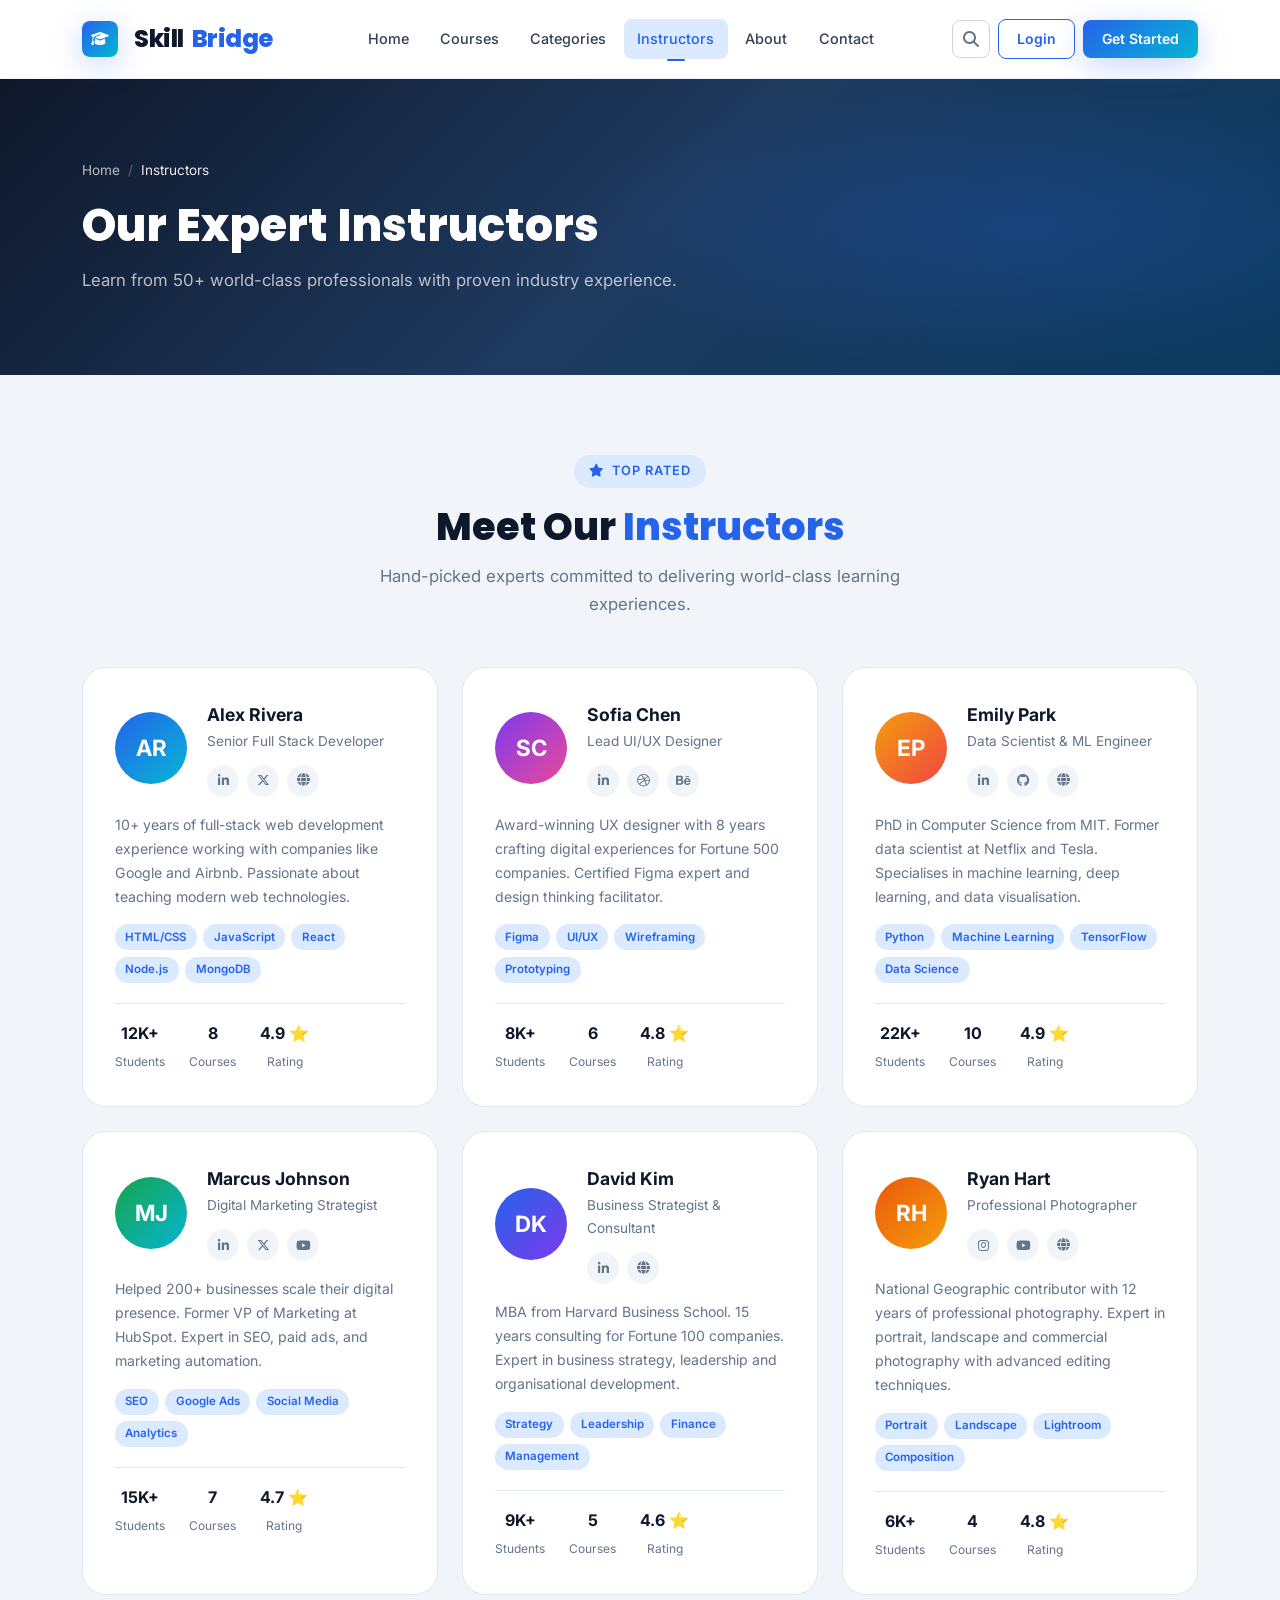
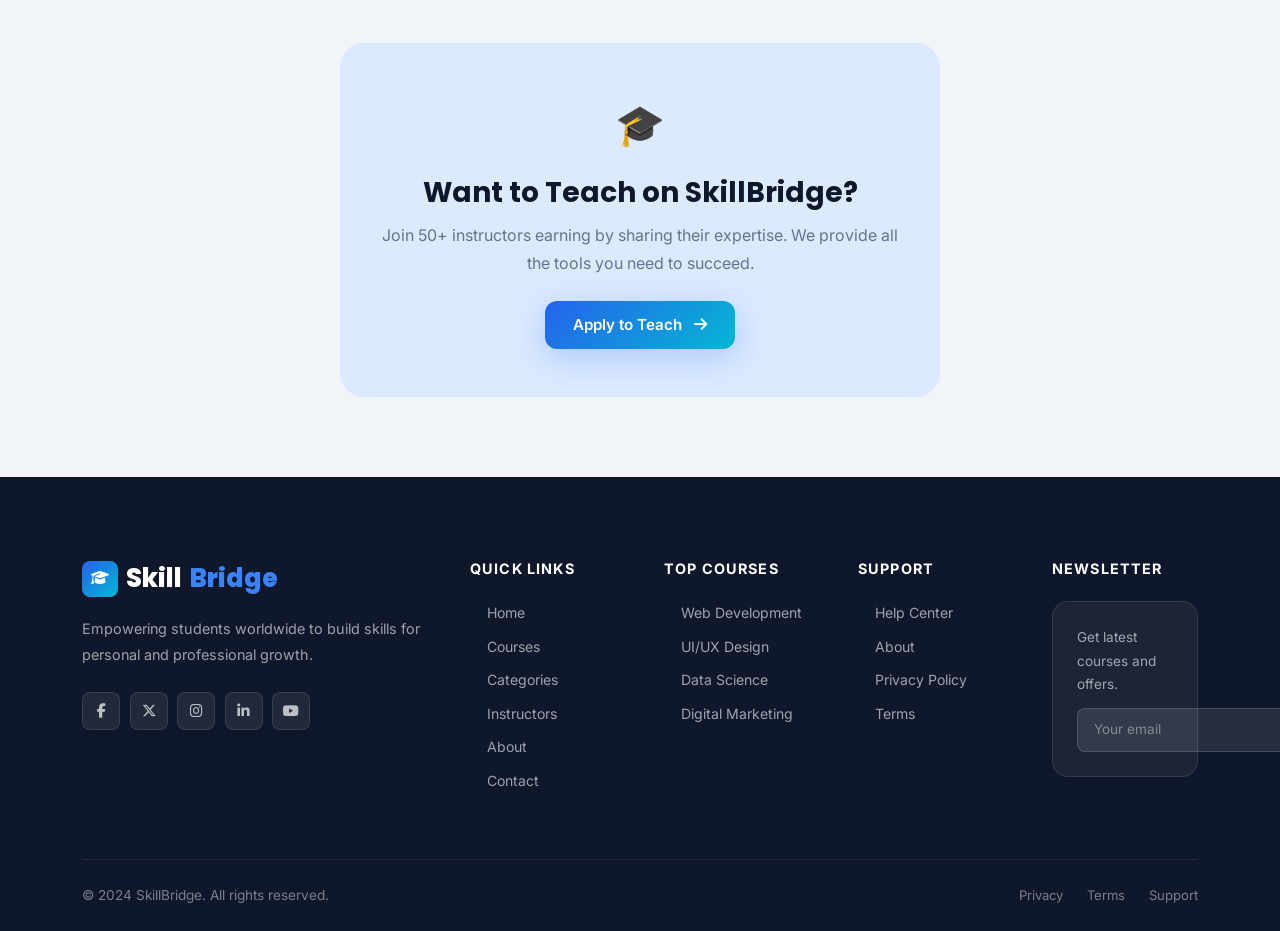
<file: instructors.html>
<!DOCTYPE html>
<html lang="en">
<head>
  <meta charset="UTF-8" />
  <meta name="viewport" content="width=device-width, initial-scale=1.0" />
  <meta name="description" content="Meet the SkillBridge expert instructors. Learn from industry professionals with real-world experience." />
  <title>Instructors – SkillBridge</title>
  <link href="https://cdn.jsdelivr.net/npm/bootstrap@5.3.2/dist/css/bootstrap.min.css" rel="stylesheet" />
  <link href="https://cdnjs.cloudflare.com/ajax/libs/font-awesome/6.5.0/css/all.min.css" rel="stylesheet" />
  <link href="https://fonts.googleapis.com/css2?family=Inter:wght@300;400;500;600;700;800;900&family=Poppins:wght@400;500;600;700;800;900&display=swap" rel="stylesheet" />
  <link href="css/style.css" rel="stylesheet" />
  <style>
    .instructor-card-full {
      background: var(--white);
      border: 1px solid var(--light);
      border-radius: var(--radius-xl);
      padding: 2rem;
      transition: var(--transition);
      height: 100%;
    }
    .instructor-card-full:hover {
      transform: translateY(-6px);
      box-shadow: var(--shadow-xl);
      border-color: transparent;
    }
    .instr-header { display: flex; align-items: center; gap: 1.25rem; margin-bottom: 1rem; }
    .instr-avatar-lg {
      width: 72px; height: 72px; border-radius: 50%;
      background: var(--gradient-primary); color: white;
      display: flex; align-items: center; justify-content: center;
      font-size: 1.4rem; font-weight: 700; flex-shrink: 0;
    }
    .instr-info .name { font-size: 1.1rem; font-weight: 700; color: var(--dark); margin: 0; }
    .instr-info .title { font-size: .85rem; color: var(--mid); margin: 0; }
    .instr-bio { font-size: .88rem; color: var(--mid); line-height: 1.7; margin-bottom: 1rem; }
    .instr-tags { display: flex; flex-wrap: wrap; gap: .4rem; margin-bottom: 1.25rem; }
    .instr-tag {
      font-size: .72rem; font-weight: 600; color: var(--primary);
      background: var(--primary-pale); padding: .2rem .65rem;
      border-radius: var(--radius-full);
    }
    .instr-stats-row { display: flex; gap: 1.5rem; border-top: 1px solid var(--light); padding-top: 1rem; }
    .instr-stat { text-align: center; }
    .instr-stat strong { display: block; font-size: 1rem; font-weight: 700; color: var(--dark); }
    .instr-stat span { font-size: .75rem; color: var(--mid); }
    .social-links { display: flex; gap: .5rem; margin-top: .75rem; }
    .social-links a {
      width: 32px; height: 32px; border-radius: 50%;
      background: var(--lighter); color: var(--mid);
      display: flex; align-items: center; justify-content: center;
      font-size: .8rem; transition: var(--transition-fast);
    }
    .social-links a:hover { background: var(--primary); color: white; }
  </style>
</head>
<body>

<!-- NAVBAR -->
<nav class="navbar navbar-expand-lg" id="mainNavbar">
  <div class="container">
    <a class="navbar-brand d-flex align-items-center gap-2" href="index.html">
      <span class="brand-icon"><i class="fa-solid fa-graduation-cap"></i></span>
      Skill<span>Bridge</span>
    </a>
    <button class="navbar-toggler border-0 shadow-none" type="button"
            data-bs-toggle="collapse" data-bs-target="#navbarContent">
      <i class="fa-solid fa-bars" style="font-size:1.2rem;color:var(--dark-3)"></i>
    </button>
    <div class="collapse navbar-collapse" id="navbarContent">
      <ul class="navbar-nav mx-auto gap-1">
        <li class="nav-item"><a class="nav-link" href="index.html">Home</a></li>
        <li class="nav-item"><a class="nav-link" href="courses.html">Courses</a></li>
        <li class="nav-item"><a class="nav-link" href="categories.html">Categories</a></li>
        <li class="nav-item"><a class="nav-link active" href="instructors.html">Instructors</a></li>
        <li class="nav-item"><a class="nav-link" href="about.html">About</a></li>
        <li class="nav-item"><a class="nav-link" href="contact.html">Contact</a></li>
      </ul>
      <div class="d-flex align-items-center gap-2 mt-3 mt-lg-0">
        <div class="search-wrapper">
          <button class="search-btn-icon" id="searchToggle"><i class="fa-solid fa-magnifying-glass"></i></button>
          <div class="search-dropdown" id="searchDropdown">
            <input type="text" id="searchInput" placeholder="Search…" autocomplete="off" />
            <div class="search-results" id="searchResults"></div>
          </div>
        </div>
        <a href="login.html" class="nav-link btn-nav-login">Login</a>
        <a href="signup.html" class="nav-link btn-nav-cta">Get Started</a>
      </div>
    </div>
  </div>
</nav>

<!-- PAGE HERO -->
<section class="page-hero">
  <div class="container position-relative" style="z-index:1">
    <div class="breadcrumb-custom">
      <a href="index.html">Home</a><span class="sep">/</span><span class="current">Instructors</span>
    </div>
    <h1 class="page-hero-title">Our Expert Instructors</h1>
    <p class="page-hero-subtitle">Learn from 50+ world-class professionals with proven industry experience.</p>
  </div>
</section>

<!-- INSTRUCTORS SECTION -->
<section style="padding:var(--section-py) 0;background:var(--lighter)">
  <div class="container">

    <div class="text-center mb-5 reveal">
      <span class="section-badge"><i class="fa-solid fa-star"></i> Top Rated</span>
      <h2 class="section-title">Meet Our <span style="color:var(--primary)">Instructors</span></h2>
      <p class="section-subtitle">Hand-picked experts committed to delivering world-class learning experiences.</p>
    </div>

    <div class="row g-4 stagger-children">

      <div class="col-md-6 col-lg-4">
        <div class="instructor-card-full">
          <div class="instr-header">
            <div class="instr-avatar-lg">AR</div>
            <div class="instr-info">
              <p class="name">Alex Rivera</p>
              <p class="title">Senior Full Stack Developer</p>
              <div class="social-links">
                <a href="#"><i class="fa-brands fa-linkedin-in"></i></a>
                <a href="#"><i class="fa-brands fa-x-twitter"></i></a>
                <a href="#"><i class="fa-solid fa-globe"></i></a>
              </div>
            </div>
          </div>
          <p class="instr-bio">10+ years of full-stack web development experience working with companies like Google and Airbnb. Passionate about teaching modern web technologies.</p>
          <div class="instr-tags">
            <span class="instr-tag">HTML/CSS</span>
            <span class="instr-tag">JavaScript</span>
            <span class="instr-tag">React</span>
            <span class="instr-tag">Node.js</span>
            <span class="instr-tag">MongoDB</span>
          </div>
          <div class="instr-stats-row">
            <div class="instr-stat"><strong>12K+</strong><span>Students</span></div>
            <div class="instr-stat"><strong>8</strong><span>Courses</span></div>
            <div class="instr-stat"><strong>4.9 ⭐</strong><span>Rating</span></div>
          </div>
        </div>
      </div>

      <div class="col-md-6 col-lg-4">
        <div class="instructor-card-full">
          <div class="instr-header">
            <div class="instr-avatar-lg" style="background:linear-gradient(135deg,#7c3aed,#ec4899)">SC</div>
            <div class="instr-info">
              <p class="name">Sofia Chen</p>
              <p class="title">Lead UI/UX Designer</p>
              <div class="social-links">
                <a href="#"><i class="fa-brands fa-linkedin-in"></i></a>
                <a href="#"><i class="fa-brands fa-dribbble"></i></a>
                <a href="#"><i class="fa-brands fa-behance"></i></a>
              </div>
            </div>
          </div>
          <p class="instr-bio">Award-winning UX designer with 8 years crafting digital experiences for Fortune 500 companies. Certified Figma expert and design thinking facilitator.</p>
          <div class="instr-tags">
            <span class="instr-tag">Figma</span>
            <span class="instr-tag">UI/UX</span>
            <span class="instr-tag">Wireframing</span>
            <span class="instr-tag">Prototyping</span>
          </div>
          <div class="instr-stats-row">
            <div class="instr-stat"><strong>8K+</strong><span>Students</span></div>
            <div class="instr-stat"><strong>6</strong><span>Courses</span></div>
            <div class="instr-stat"><strong>4.8 ⭐</strong><span>Rating</span></div>
          </div>
        </div>
      </div>

      <div class="col-md-6 col-lg-4">
        <div class="instructor-card-full">
          <div class="instr-header">
            <div class="instr-avatar-lg" style="background:linear-gradient(135deg,#f59e0b,#ef4444)">EP</div>
            <div class="instr-info">
              <p class="name">Emily Park</p>
              <p class="title">Data Scientist & ML Engineer</p>
              <div class="social-links">
                <a href="#"><i class="fa-brands fa-linkedin-in"></i></a>
                <a href="#"><i class="fa-brands fa-github"></i></a>
                <a href="#"><i class="fa-solid fa-globe"></i></a>
              </div>
            </div>
          </div>
          <p class="instr-bio">PhD in Computer Science from MIT. Former data scientist at Netflix and Tesla. Specialises in machine learning, deep learning, and data visualisation.</p>
          <div class="instr-tags">
            <span class="instr-tag">Python</span>
            <span class="instr-tag">Machine Learning</span>
            <span class="instr-tag">TensorFlow</span>
            <span class="instr-tag">Data Science</span>
          </div>
          <div class="instr-stats-row">
            <div class="instr-stat"><strong>22K+</strong><span>Students</span></div>
            <div class="instr-stat"><strong>10</strong><span>Courses</span></div>
            <div class="instr-stat"><strong>4.9 ⭐</strong><span>Rating</span></div>
          </div>
        </div>
      </div>

      <div class="col-md-6 col-lg-4">
        <div class="instructor-card-full">
          <div class="instr-header">
            <div class="instr-avatar-lg" style="background:linear-gradient(135deg,#16a34a,#06b6d4)">MJ</div>
            <div class="instr-info">
              <p class="name">Marcus Johnson</p>
              <p class="title">Digital Marketing Strategist</p>
              <div class="social-links">
                <a href="#"><i class="fa-brands fa-linkedin-in"></i></a>
                <a href="#"><i class="fa-brands fa-x-twitter"></i></a>
                <a href="#"><i class="fa-brands fa-youtube"></i></a>
              </div>
            </div>
          </div>
          <p class="instr-bio">Helped 200+ businesses scale their digital presence. Former VP of Marketing at HubSpot. Expert in SEO, paid ads, and marketing automation.</p>
          <div class="instr-tags">
            <span class="instr-tag">SEO</span>
            <span class="instr-tag">Google Ads</span>
            <span class="instr-tag">Social Media</span>
            <span class="instr-tag">Analytics</span>
          </div>
          <div class="instr-stats-row">
            <div class="instr-stat"><strong>15K+</strong><span>Students</span></div>
            <div class="instr-stat"><strong>7</strong><span>Courses</span></div>
            <div class="instr-stat"><strong>4.7 ⭐</strong><span>Rating</span></div>
          </div>
        </div>
      </div>

      <div class="col-md-6 col-lg-4">
        <div class="instructor-card-full">
          <div class="instr-header">
            <div class="instr-avatar-lg" style="background:linear-gradient(135deg,#2563eb,#7c3aed)">DK</div>
            <div class="instr-info">
              <p class="name">David Kim</p>
              <p class="title">Business Strategist & Consultant</p>
              <div class="social-links">
                <a href="#"><i class="fa-brands fa-linkedin-in"></i></a>
                <a href="#"><i class="fa-solid fa-globe"></i></a>
              </div>
            </div>
          </div>
          <p class="instr-bio">MBA from Harvard Business School. 15 years consulting for Fortune 100 companies. Expert in business strategy, leadership and organisational development.</p>
          <div class="instr-tags">
            <span class="instr-tag">Strategy</span>
            <span class="instr-tag">Leadership</span>
            <span class="instr-tag">Finance</span>
            <span class="instr-tag">Management</span>
          </div>
          <div class="instr-stats-row">
            <div class="instr-stat"><strong>9K+</strong><span>Students</span></div>
            <div class="instr-stat"><strong>5</strong><span>Courses</span></div>
            <div class="instr-stat"><strong>4.6 ⭐</strong><span>Rating</span></div>
          </div>
        </div>
      </div>

      <div class="col-md-6 col-lg-4">
        <div class="instructor-card-full">
          <div class="instr-header">
            <div class="instr-avatar-lg" style="background:linear-gradient(135deg,#ea580c,#f59e0b)">RH</div>
            <div class="instr-info">
              <p class="name">Ryan Hart</p>
              <p class="title">Professional Photographer</p>
              <div class="social-links">
                <a href="#"><i class="fa-brands fa-instagram"></i></a>
                <a href="#"><i class="fa-brands fa-youtube"></i></a>
                <a href="#"><i class="fa-solid fa-globe"></i></a>
              </div>
            </div>
          </div>
          <p class="instr-bio">National Geographic contributor with 12 years of professional photography. Expert in portrait, landscape and commercial photography with advanced editing techniques.</p>
          <div class="instr-tags">
            <span class="instr-tag">Portrait</span>
            <span class="instr-tag">Landscape</span>
            <span class="instr-tag">Lightroom</span>
            <span class="instr-tag">Composition</span>
          </div>
          <div class="instr-stats-row">
            <div class="instr-stat"><strong>6K+</strong><span>Students</span></div>
            <div class="instr-stat"><strong>4</strong><span>Courses</span></div>
            <div class="instr-stat"><strong>4.8 ⭐</strong><span>Rating</span></div>
          </div>
        </div>
      </div>

    </div><!-- /row -->

    <!-- Become instructor CTA -->
    <div class="text-center mt-5 reveal">
      <div style="background:var(--primary-pale);border-radius:var(--radius-xl);padding:3rem 2rem;max-width:600px;margin:0 auto;">
        <div style="font-size:2.5rem;margin-bottom:1rem">🎓</div>
        <h3 style="font-weight:700;color:var(--dark);margin-bottom:.75rem">Want to Teach on SkillBridge?</h3>
        <p style="color:var(--mid);margin-bottom:1.5rem">Join 50+ instructors earning by sharing their expertise. We provide all the tools you need to succeed.</p>
        <a href="contact.html" class="btn-primary-custom">
          Apply to Teach <i class="fa-solid fa-arrow-right ms-1"></i>
        </a>
      </div>
    </div>

  </div>
</section>

<!-- FOOTER -->
<footer class="footer">
  <div class="container">
    <div class="row g-5">
      <div class="col-lg-4">
        <div class="footer-brand"><span class="brand-icon"><i class="fa-solid fa-graduation-cap"></i></span>Skill<span>Bridge</span></div>
        <p class="footer-desc">Empowering students worldwide to build skills for personal and professional growth.</p>
        <div class="footer-social">
          <a href="#"><i class="fa-brands fa-facebook-f"></i></a>
          <a href="#"><i class="fa-brands fa-x-twitter"></i></a>
          <a href="#"><i class="fa-brands fa-instagram"></i></a>
          <a href="#"><i class="fa-brands fa-linkedin-in"></i></a>
          <a href="#"><i class="fa-brands fa-youtube"></i></a>
        </div>
      </div>
      <div class="col-sm-6 col-lg-2">
        <div class="footer-heading">Quick Links</div>
        <ul class="footer-links">
          <li><a href="index.html">Home</a></li>
          <li><a href="courses.html">Courses</a></li>
          <li><a href="categories.html">Categories</a></li>
          <li><a href="instructors.html">Instructors</a></li>
          <li><a href="about.html">About</a></li>
          <li><a href="contact.html">Contact</a></li>
        </ul>
      </div>
      <div class="col-sm-6 col-lg-2">
        <div class="footer-heading">Top Courses</div>
        <ul class="footer-links">
          <li><a href="courses.html">Web Development</a></li>
          <li><a href="courses.html">UI/UX Design</a></li>
          <li><a href="courses.html">Data Science</a></li>
          <li><a href="courses.html">Digital Marketing</a></li>
        </ul>
      </div>
      <div class="col-sm-6 col-lg-2">
        <div class="footer-heading">Support</div>
        <ul class="footer-links">
          <li><a href="contact.html">Help Center</a></li>
          <li><a href="about.html">About</a></li>
          <li><a href="#">Privacy Policy</a></li>
          <li><a href="#">Terms</a></li>
        </ul>
      </div>
      <div class="col-sm-6 col-lg-2">
        <div class="footer-heading">Newsletter</div>
        <div class="newsletter-box">
          <p>Get latest courses and offers.</p>
          <div class="newsletter-form">
            <input type="email" placeholder="Your email" />
            <button type="button"><i class="fa-solid fa-paper-plane"></i></button>
          </div>
        </div>
      </div>
    </div>
    <div class="footer-bottom">
      <p>© 2024 SkillBridge. All rights reserved.</p>
      <div class="footer-bottom-links"><a href="#">Privacy</a><a href="#">Terms</a><a href="contact.html">Support</a></div>
    </div>
  </div>
</footer>

<button id="backToTop" title="Back to top"><i class="fa-solid fa-chevron-up"></i></button>
<script src="https://cdn.jsdelivr.net/npm/bootstrap@5.3.2/dist/js/bootstrap.bundle.min.js"></script>
<script src="js/main.js"></script>
</body>
</html>
</file>
<file: css/style.css>
/* ============================================================
   SkillBridge - Main Stylesheet
   Premium E-Learning Platform
   ============================================================ */

/* ── Google Fonts Import ──────────────────────────────────── */
@import url('https://fonts.googleapis.com/css2?family=Inter:wght@300;400;500;600;700;800;900&family=Poppins:wght@300;400;500;600;700;800&display=swap');

/* ── CSS Custom Properties (Design Tokens) ───────────────── */
:root {
  /* Brand Colors */
  --primary: #2563eb;
  --primary-dark: #1d4ed8;
  --primary-light: #3b82f6;
  --primary-pale: #dbeafe;
  --accent: #06b6d4;
  --accent-dark: #0891b2;
  --success: #10b981;
  --warning: #f59e0b;
  --danger: #ef4444;

  /* Neutral Colors */
  --dark: #0f172a;
  --dark-2: #1e293b;
  --dark-3: #334155;
  --mid: #64748b;
  --light-3: #94a3b8;
  --light-2: #cbd5e1;
  --light: #e2e8f0;
  --lighter: #f1f5f9;
  --white: #ffffff;

  /* Typography */
  --font-sans: 'Inter', system-ui, sans-serif;
  --font-display: 'Poppins', system-ui, sans-serif;

  /* Spacing */
  --section-py: 5rem;

  /* Border Radius */
  --radius-sm: 0.5rem;
  --radius-md: 0.75rem;
  --radius-lg: 1rem;
  --radius-xl: 1.5rem;
  --radius-2xl: 2rem;
  --radius-full: 9999px;

  /* Shadows */
  --shadow-sm: 0 1px 3px rgba(0,0,0,.08), 0 1px 2px rgba(0,0,0,.05);
  --shadow-md: 0 4px 16px rgba(0,0,0,.10), 0 2px 6px rgba(0,0,0,.06);
  --shadow-lg: 0 10px 40px rgba(0,0,0,.12), 0 4px 12px rgba(0,0,0,.08);
  --shadow-xl: 0 20px 60px rgba(0,0,0,.14), 0 8px 20px rgba(0,0,0,.08);
  --shadow-primary: 0 8px 32px rgba(37,99,235,.25);
  --shadow-card: 0 4px 24px rgba(15,23,42,.08);

  /* Transitions */
  --transition: all .3s cubic-bezier(.4,0,.2,1);
  --transition-fast: all .15s cubic-bezier(.4,0,.2,1);
  --transition-slow: all .5s cubic-bezier(.4,0,.2,1);

  /* Gradients */
  --gradient-primary: linear-gradient(135deg, #2563eb 0%, #06b6d4 100%);
  --gradient-hero: linear-gradient(135deg, #0f172a 0%, #1e3a5f 50%, #0c3a5f 100%);
  --gradient-card: linear-gradient(145deg, #ffffff 0%, #f8faff 100%);
}

/* ── Base Reset & Global ──────────────────────────────────── */
*,
*::before,
*::after {
  box-sizing: border-box;
  margin: 0;
  padding: 0;
}

html {
  scroll-behavior: smooth;
  scroll-padding-top: 80px;
}

body {
  font-family: var(--font-sans);
  font-size: 1rem;
  line-height: 1.7;
  color: var(--dark-3);
  background-color: var(--white);
  overflow-x: hidden;
  -webkit-font-smoothing: antialiased;
}

img {
  max-width: 100%;
  height: auto;
  display: block;
}

a {
  text-decoration: none;
  color: inherit;
  transition: var(--transition-fast);
}

/* ── Typography ───────────────────────────────────────────── */
h1, h2, h3, h4, h5, h6 {
  font-family: var(--font-display);
  font-weight: 700;
  line-height: 1.25;
  color: var(--dark);
}

.section-badge {
  display: inline-flex;
  align-items: center;
  gap: .5rem;
  background: var(--primary-pale);
  color: var(--primary);
  font-size: .8rem;
  font-weight: 600;
  letter-spacing: .08em;
  text-transform: uppercase;
  padding: .35rem .9rem;
  border-radius: var(--radius-full);
  margin-bottom: 1rem;
}

.section-title {
  font-size: clamp(1.75rem, 3vw, 2.5rem);
  font-weight: 800;
  color: var(--dark);
  margin-bottom: .75rem;
  line-height: 1.2;
}

.section-subtitle {
  font-size: 1.05rem;
  color: var(--mid);
  max-width: 560px;
  margin: 0 auto;
}

/* ── Navbar ───────────────────────────────────────────────── */
.navbar {
  background: rgba(255,255,255,.95) !important;
  backdrop-filter: blur(20px);
  -webkit-backdrop-filter: blur(20px);
  border-bottom: 1px solid rgba(37,99,235,.08);
  padding: .85rem 0;
  position: sticky;
  top: 0;
  z-index: 1000;
  transition: var(--transition);
  box-shadow: 0 1px 0 rgba(0,0,0,.06);
}

.navbar.scrolled {
  box-shadow: var(--shadow-md);
}

.navbar-brand {
  font-family: var(--font-display);
  font-size: 1.5rem;
  font-weight: 800;
  color: var(--dark) !important;
  letter-spacing: -.02em;
}

.navbar-brand span {
  color: var(--primary);
}

.navbar-brand .brand-icon {
  width: 36px;
  height: 36px;
  background: var(--gradient-primary);
  border-radius: var(--radius-sm);
  display: inline-flex;
  align-items: center;
  justify-content: center;
  margin-right: .5rem;
  color: white;
  font-size: .9rem;
  box-shadow: var(--shadow-primary);
}

.nav-link {
  font-size: .9rem;
  font-weight: 500;
  color: var(--dark-3) !important;
  padding: .5rem .85rem !important;
  border-radius: var(--radius-sm);
  transition: var(--transition-fast);
  position: relative;
}

.nav-link:hover,
.nav-link.active {
  color: var(--primary) !important;
  background: var(--primary-pale);
}

.nav-link.active::after {
  content: '';
  position: absolute;
  bottom: -2px;
  left: 50%;
  transform: translateX(-50%);
  width: 18px;
  height: 2px;
  background: var(--primary);
  border-radius: 2px;
}

/* Search */
.search-wrapper {
  position: relative;
}

.search-btn-icon {
  background: none;
  border: 1.5px solid var(--light-2);
  color: var(--mid);
  width: 38px;
  height: 38px;
  border-radius: var(--radius-sm);
  display: flex;
  align-items: center;
  justify-content: center;
  cursor: pointer;
  transition: var(--transition-fast);
}

.search-btn-icon:hover {
  border-color: var(--primary);
  color: var(--primary);
  background: var(--primary-pale);
}

.search-dropdown {
  position: absolute;
  top: calc(100% + 12px);
  right: 0;
  width: 320px;
  background: var(--white);
  border: 1px solid var(--light);
  border-radius: var(--radius-lg);
  box-shadow: var(--shadow-xl);
  padding: 1rem;
  display: none;
  z-index: 200;
  animation: slideDown .2s ease;
}

.search-dropdown.show {
  display: block;
}

.search-dropdown input {
  border: 1.5px solid var(--light);
  border-radius: var(--radius-sm);
  padding: .6rem 1rem;
  font-size: .9rem;
  width: 100%;
  outline: none;
  transition: var(--transition-fast);
}

.search-dropdown input:focus {
  border-color: var(--primary);
  box-shadow: 0 0 0 3px rgba(37,99,235,.1);
}

.search-results {
  margin-top: .75rem;
  max-height: 200px;
  overflow-y: auto;
}

.search-result-item {
  display: flex;
  align-items: center;
  gap: .6rem;
  padding: .5rem .6rem;
  border-radius: var(--radius-sm);
  font-size: .85rem;
  color: var(--dark-3);
  cursor: pointer;
  transition: var(--transition-fast);
}

.search-result-item:hover {
  background: var(--primary-pale);
  color: var(--primary);
}

.search-result-item i {
  color: var(--mid);
  font-size: .8rem;
}

/* Nav Buttons */
.btn-nav-login {
  font-size: .875rem;
  font-weight: 600;
  color: var(--primary) !important;
  border: 1.5px solid var(--primary);
  border-radius: var(--radius-sm);
  padding: .45rem 1.1rem !important;
  transition: var(--transition-fast);
}

.btn-nav-login:hover {
  background: var(--primary) !important;
  color: var(--white) !important;
}

.btn-nav-cta {
  font-size: .875rem;
  font-weight: 600;
  background: var(--gradient-primary) !important;
  color: var(--white) !important;
  border: none;
  border-radius: var(--radius-sm);
  padding: .45rem 1.2rem !important;
  box-shadow: var(--shadow-primary);
  transition: var(--transition-fast);
}

.btn-nav-cta:hover {
  transform: translateY(-1px);
  box-shadow: 0 10px 28px rgba(37,99,235,.35);
  color: var(--white) !important;
}

/* ── Hero Section ─────────────────────────────────────────── */
.hero-section {
  background: var(--gradient-hero);
  min-height: 92vh;
  display: flex;
  align-items: center;
  position: relative;
  overflow: hidden;
  padding: 5rem 0;
}

.hero-section::before {
  content: '';
  position: absolute;
  inset: 0;
  background:
    radial-gradient(ellipse 80% 60% at 70% 50%, rgba(37,99,235,.25) 0%, transparent 60%),
    radial-gradient(ellipse 50% 40% at 20% 80%, rgba(6,182,212,.15) 0%, transparent 50%);
  pointer-events: none;
}

/* Animated grid lines */
.hero-section::after {
  content: '';
  position: absolute;
  inset: 0;
  background-image:
    linear-gradient(rgba(255,255,255,.03) 1px, transparent 1px),
    linear-gradient(90deg, rgba(255,255,255,.03) 1px, transparent 1px);
  background-size: 60px 60px;
  pointer-events: none;
}

/* Floating blobs */
.hero-blob {
  position: absolute;
  border-radius: 50%;
  filter: blur(60px);
  opacity: .15;
  pointer-events: none;
}

.hero-blob-1 {
  width: 400px;
  height: 400px;
  background: var(--primary);
  top: -100px;
  right: 10%;
  animation: float 8s ease-in-out infinite;
}

.hero-blob-2 {
  width: 300px;
  height: 300px;
  background: var(--accent);
  bottom: -80px;
  left: 5%;
  animation: float 10s ease-in-out infinite reverse;
}

.hero-label {
  display: inline-flex;
  align-items: center;
  gap: .5rem;
  background: rgba(255,255,255,.12);
  backdrop-filter: blur(10px);
  border: 1px solid rgba(255,255,255,.2);
  color: rgba(255,255,255,.9);
  font-size: .8rem;
  font-weight: 600;
  letter-spacing: .12em;
  text-transform: uppercase;
  padding: .4rem 1rem;
  border-radius: var(--radius-full);
  margin-bottom: 1.5rem;
  animation: fadeInDown .6s ease;
}

.hero-label .dot {
  width: 6px;
  height: 6px;
  background: var(--accent);
  border-radius: 50%;
  animation: pulse 1.5s ease infinite;
}

.hero-title {
  font-size: clamp(2.2rem, 5vw, 3.75rem);
  font-weight: 900;
  color: var(--white);
  line-height: 1.1;
  margin-bottom: 1.25rem;
  animation: fadeInUp .7s ease .1s both;
}

.hero-title .highlight {
  background: linear-gradient(135deg, #60a5fa, #06b6d4);
  -webkit-background-clip: text;
  -webkit-text-fill-color: transparent;
  background-clip: text;
}

.hero-desc {
  font-size: 1.1rem;
  color: rgba(255,255,255,.75);
  line-height: 1.8;
  margin-bottom: 2rem;
  max-width: 520px;
  animation: fadeInUp .7s ease .2s both;
}

.hero-buttons {
  display: flex;
  gap: 1rem;
  flex-wrap: wrap;
  margin-bottom: 2.5rem;
  animation: fadeInUp .7s ease .3s both;
}

.btn-hero-primary {
  background: var(--gradient-primary);
  color: var(--white) !important;
  font-weight: 700;
  font-size: 1rem;
  padding: .85rem 2rem;
  border-radius: var(--radius-md);
  border: none;
  box-shadow: 0 8px 30px rgba(37,99,235,.4);
  transition: var(--transition);
  display: inline-flex;
  align-items: center;
  gap: .5rem;
}

.btn-hero-primary:hover {
  transform: translateY(-3px);
  box-shadow: 0 16px 40px rgba(37,99,235,.5);
  color: var(--white) !important;
}

.btn-hero-secondary {
  background: rgba(255,255,255,.1);
  backdrop-filter: blur(10px);
  color: var(--white) !important;
  font-weight: 600;
  font-size: 1rem;
  padding: .85rem 2rem;
  border-radius: var(--radius-md);
  border: 1.5px solid rgba(255,255,255,.25);
  transition: var(--transition);
  display: inline-flex;
  align-items: center;
  gap: .5rem;
}

.btn-hero-secondary:hover {
  background: rgba(255,255,255,.18);
  border-color: rgba(255,255,255,.4);
  transform: translateY(-2px);
  color: var(--white) !important;
}

.hero-trust {
  display: flex;
  align-items: center;
  gap: 1rem;
  animation: fadeInUp .7s ease .4s both;
}

.hero-trust .avatars {
  display: flex;
}

.hero-trust .avatars img,
.hero-trust .avatars .avatar-placeholder {
  width: 36px;
  height: 36px;
  border-radius: 50%;
  border: 2.5px solid white;
  margin-left: -10px;
  object-fit: cover;
}

.hero-trust .avatars .avatar-placeholder {
  background: var(--gradient-primary);
  display: flex;
  align-items: center;
  justify-content: center;
  font-size: .65rem;
  font-weight: 700;
  color: white;
}

.hero-trust .avatars .avatar-placeholder:first-child {
  margin-left: 0;
}

.hero-trust-text {
  color: rgba(255,255,255,.8);
  font-size: .85rem;
}

.hero-trust-text strong {
  color: white;
  display: block;
  font-size: .9rem;
}

/* Hero Visual */
.hero-visual {
  position: relative;
  animation: fadeInRight .9s ease .2s both;
}

.hero-card-main {
  background: rgba(255,255,255,.08);
  backdrop-filter: blur(20px);
  border: 1px solid rgba(255,255,255,.15);
  border-radius: var(--radius-xl);
  overflow: hidden;
  box-shadow: var(--shadow-xl);
}

.hero-card-main img {
  width: 100%;
  height: 380px;
  object-fit: cover;
  opacity: .9;
}

/* Floating info cards */
.hero-floating-card {
  position: absolute;
  background: rgba(255,255,255,.95);
  backdrop-filter: blur(20px);
  border-radius: var(--radius-lg);
  box-shadow: var(--shadow-xl);
  padding: .85rem 1.15rem;
  animation: float 5s ease-in-out infinite;
}

.hero-floating-card-1 {
  bottom: -1.5rem;
  left: -2rem;
  animation-delay: -2s;
}

.hero-floating-card-2 {
  top: 1.5rem;
  right: -1.5rem;
  animation-delay: -1s;
}

.hero-floating-card .icon-wrap {
  width: 36px;
  height: 36px;
  border-radius: var(--radius-sm);
  display: flex;
  align-items: center;
  justify-content: center;
  font-size: .9rem;
  flex-shrink: 0;
}

.hero-floating-card .icon-wrap.blue  { background: #dbeafe; color: var(--primary); }
.hero-floating-card .icon-wrap.green { background: #d1fae5; color: var(--success); }

.hero-floating-card .fc-label {
  font-size: .7rem;
  color: var(--mid);
  font-weight: 500;
}

.hero-floating-card .fc-value {
  font-size: .95rem;
  font-weight: 700;
  color: var(--dark);
}

/* ── Statistics Section ───────────────────────────────────── */
.stats-section {
  background: var(--white);
  padding: 4rem 0;
  border-bottom: 1px solid var(--light);
}

.stat-card {
  text-align: center;
  padding: 2rem 1.5rem;
  border-radius: var(--radius-lg);
  background: var(--white);
  border: 1px solid var(--light);
  transition: var(--transition);
  position: relative;
  overflow: hidden;
}

.stat-card::before {
  content: '';
  position: absolute;
  top: 0;
  left: 0;
  right: 0;
  height: 3px;
  background: var(--gradient-primary);
  transform: scaleX(0);
  transition: var(--transition);
  transform-origin: left;
}

.stat-card:hover {
  transform: translateY(-6px);
  box-shadow: var(--shadow-lg);
  border-color: transparent;
}

.stat-card:hover::before {
  transform: scaleX(1);
}

.stat-icon {
  width: 56px;
  height: 56px;
  background: var(--primary-pale);
  color: var(--primary);
  border-radius: var(--radius-md);
  display: flex;
  align-items: center;
  justify-content: center;
  font-size: 1.4rem;
  margin: 0 auto 1rem;
  transition: var(--transition);
}

.stat-card:hover .stat-icon {
  background: var(--gradient-primary);
  color: white;
}

.stat-number {
  font-size: 2.25rem;
  font-weight: 800;
  color: var(--dark);
  line-height: 1;
  margin-bottom: .3rem;
  font-family: var(--font-display);
}

.stat-number span {
  color: var(--primary);
}

.stat-label {
  font-size: .9rem;
  color: var(--mid);
  font-weight: 500;
}

/* ── Category Section ─────────────────────────────────────── */
.categories-section {
  background: var(--lighter);
  padding: var(--section-py) 0;
}

.category-card {
  background: var(--white);
  border: 1px solid var(--light);
  border-radius: var(--radius-xl);
  padding: 2rem 1.5rem;
  cursor: pointer;
  transition: var(--transition);
  height: 100%;
  display: flex;
  flex-direction: column;
  gap: 1rem;
  position: relative;
  overflow: hidden;
}

.category-card::after {
  content: '';
  position: absolute;
  inset: 0;
  background: var(--gradient-primary);
  opacity: 0;
  transition: var(--transition);
  z-index: 0;
}

.category-card:hover {
  transform: translateY(-8px);
  box-shadow: var(--shadow-xl);
  border-color: transparent;
}

.category-card:hover::after {
  opacity: 1;
}

.category-card > * {
  position: relative;
  z-index: 1;
}

.category-card:hover .cat-icon,
.category-card:hover .cat-name,
.category-card:hover .cat-desc,
.category-card:hover .cat-count {
  color: white !important;
}

.category-card:hover .cat-icon-wrap {
  background: rgba(255,255,255,.2) !important;
}

.cat-icon-wrap {
  width: 60px;
  height: 60px;
  border-radius: var(--radius-md);
  display: flex;
  align-items: center;
  justify-content: center;
  font-size: 1.6rem;
  transition: var(--transition);
}

.cat-name {
  font-size: 1.05rem;
  font-weight: 700;
  color: var(--dark);
  margin: 0;
  transition: var(--transition);
}

.cat-desc {
  font-size: .85rem;
  color: var(--mid);
  line-height: 1.5;
  flex: 1;
  transition: var(--transition);
}

.cat-count {
  font-size: .8rem;
  font-weight: 600;
  color: var(--primary);
  transition: var(--transition);
}

.cat-arrow {
  width: 32px;
  height: 32px;
  background: var(--primary-pale);
  color: var(--primary);
  border-radius: 50%;
  display: flex;
  align-items: center;
  justify-content: center;
  font-size: .8rem;
  transition: var(--transition);
  align-self: flex-end;
}

.category-card:hover .cat-arrow {
  background: rgba(255,255,255,.25);
  color: white;
  transform: translateX(3px);
}

/* Color themes */
.cat-blue  { background: #eff6ff; color: #2563eb; }
.cat-purple{ background: #f5f3ff; color: #7c3aed; }
.cat-pink  { background: #fdf4ff; color: #c026d3; }
.cat-green { background: #f0fdf4; color: #16a34a; }
.cat-orange{ background: #fff7ed; color: #ea580c; }
.cat-red   { background: #fff1f2; color: #e11d48; }

/* ── Featured Courses ─────────────────────────────────────── */
.courses-section {
  padding: var(--section-py) 0;
  background: var(--white);
}

.course-card {
  background: var(--white);
  border: 1px solid var(--light);
  border-radius: var(--radius-xl);
  overflow: hidden;
  transition: var(--transition);
  height: 100%;
  display: flex;
  flex-direction: column;
}

.course-card:hover {
  transform: translateY(-8px);
  box-shadow: var(--shadow-xl);
  border-color: transparent;
}

.course-card-img {
  position: relative;
  overflow: hidden;
  height: 200px;
}

.course-card-img img {
  width: 100%;
  height: 100%;
  object-fit: cover;
  transition: var(--transition-slow);
}

.course-card:hover .course-card-img img {
  transform: scale(1.05);
}

.course-badge {
  position: absolute;
  top: .75rem;
  left: .75rem;
  background: var(--primary);
  color: white;
  font-size: .72rem;
  font-weight: 700;
  padding: .25rem .7rem;
  border-radius: var(--radius-full);
  letter-spacing: .05em;
}

.course-badge.bestseller {
  background: var(--warning);
  color: var(--dark);
}

.course-badge.new {
  background: var(--success);
}

.course-wishlist {
  position: absolute;
  top: .75rem;
  right: .75rem;
  width: 34px;
  height: 34px;
  background: rgba(255,255,255,.9);
  backdrop-filter: blur(8px);
  border-radius: 50%;
  display: flex;
  align-items: center;
  justify-content: center;
  cursor: pointer;
  color: var(--mid);
  font-size: .85rem;
  transition: var(--transition-fast);
  border: none;
}

.course-wishlist:hover {
  background: white;
  color: var(--danger);
}

.course-body {
  padding: 1.4rem;
  flex: 1;
  display: flex;
  flex-direction: column;
  gap: .6rem;
}

.course-category-tag {
  font-size: .72rem;
  font-weight: 600;
  color: var(--primary);
  text-transform: uppercase;
  letter-spacing: .08em;
}

.course-title {
  font-size: 1rem;
  font-weight: 700;
  color: var(--dark);
  line-height: 1.4;
  margin: 0;
  display: -webkit-box;
  -webkit-line-clamp: 2;
  -webkit-box-orient: vertical;
  overflow: hidden;
}

.course-instructor {
  display: flex;
  align-items: center;
  gap: .5rem;
  font-size: .82rem;
  color: var(--mid);
}

.course-instructor .instr-avatar {
  width: 24px;
  height: 24px;
  border-radius: 50%;
  object-fit: cover;
}

.course-instructor .instr-avatar-placeholder {
  width: 24px;
  height: 24px;
  border-radius: 50%;
  background: var(--gradient-primary);
  color: white;
  display: flex;
  align-items: center;
  justify-content: center;
  font-size: .6rem;
  font-weight: 700;
}

.course-rating {
  display: flex;
  align-items: center;
  gap: .35rem;
}

.course-rating .stars {
  color: var(--warning);
  font-size: .8rem;
  letter-spacing: .05em;
}

.course-rating .rating-val {
  font-size: .82rem;
  font-weight: 700;
  color: var(--dark);
}

.course-rating .rating-count {
  font-size: .78rem;
  color: var(--mid);
}

.course-meta {
  display: flex;
  gap: 1rem;
  font-size: .78rem;
  color: var(--mid);
}

.course-meta span {
  display: flex;
  align-items: center;
  gap: .3rem;
}

.course-meta i {
  font-size: .75rem;
  color: var(--light-3);
}

.course-footer {
  display: flex;
  align-items: center;
  justify-content: space-between;
  padding: 1rem 1.4rem;
  border-top: 1px solid var(--light);
  margin-top: auto;
}

.course-price {
  font-size: 1.2rem;
  font-weight: 800;
  color: var(--dark);
}

.course-price .original-price {
  font-size: .82rem;
  font-weight: 400;
  color: var(--light-3);
  text-decoration: line-through;
  margin-left: .3rem;
}

.btn-course {
  font-size: .82rem;
  font-weight: 600;
  color: var(--primary);
  border: 1.5px solid var(--primary);
  border-radius: var(--radius-sm);
  padding: .45rem .9rem;
  transition: var(--transition-fast);
  background: transparent;
  cursor: pointer;
  white-space: nowrap;
}

.btn-course:hover {
  background: var(--primary);
  color: white;
}

/* ── Instructors Teaser ───────────────────────────────────── */
.instructors-section {
  background: var(--lighter);
  padding: var(--section-py) 0;
}

.instructor-card {
  background: var(--white);
  border: 1px solid var(--light);
  border-radius: var(--radius-xl);
  padding: 2rem 1.5rem;
  text-align: center;
  transition: var(--transition);
}

.instructor-card:hover {
  transform: translateY(-6px);
  box-shadow: var(--shadow-xl);
  border-color: transparent;
}

.instructor-photo {
  width: 90px;
  height: 90px;
  border-radius: 50%;
  object-fit: cover;
  margin: 0 auto 1rem;
  border: 3px solid var(--primary-pale);
  transition: var(--transition);
}

.instructor-card:hover .instructor-photo {
  border-color: var(--primary);
}

.instructor-placeholder {
  width: 90px;
  height: 90px;
  border-radius: 50%;
  background: var(--gradient-primary);
  color: white;
  display: flex;
  align-items: center;
  justify-content: center;
  font-size: 1.6rem;
  font-weight: 700;
  margin: 0 auto 1rem;
}

.instructor-name {
  font-size: 1.05rem;
  font-weight: 700;
  color: var(--dark);
  margin-bottom: .2rem;
}

.instructor-title {
  font-size: .82rem;
  color: var(--mid);
  margin-bottom: .75rem;
}

.instructor-stats {
  display: flex;
  justify-content: center;
  gap: 1.5rem;
  font-size: .8rem;
  color: var(--mid);
}

.instructor-stats span {
  display: flex;
  flex-direction: column;
  align-items: center;
}

.instructor-stats strong {
  font-size: .95rem;
  font-weight: 700;
  color: var(--dark);
}

/* ── FAQ Section ──────────────────────────────────────────── */
.faq-section {
  background: var(--white);
  padding: var(--section-py) 0;
}

.accordion-item {
  border: 1px solid var(--light) !important;
  border-radius: var(--radius-lg) !important;
  margin-bottom: .75rem;
  overflow: hidden;
  transition: var(--transition);
}

.accordion-item:hover {
  border-color: var(--primary-pale) !important;
  box-shadow: var(--shadow-sm);
}

.accordion-button {
  font-size: .95rem !important;
  font-weight: 600 !important;
  color: var(--dark) !important;
  background: var(--white) !important;
  padding: 1.1rem 1.4rem !important;
  border: none !important;
  box-shadow: none !important;
  gap: .75rem;
}

.accordion-button:not(.collapsed) {
  color: var(--primary) !important;
  background: var(--primary-pale) !important;
  box-shadow: none !important;
}

.accordion-button::after {
  background-image: url("data:image/svg+xml,%3Csvg xmlns='http://www.w3.org/2000/svg' viewBox='0 0 16 16' fill='%2364748b'%3E%3Cpath fill-rule='evenodd' d='M1.646 4.646a.5.5 0 0 1 .708 0L8 10.293l5.646-5.647a.5.5 0 0 1 .708.708l-6 6a.5.5 0 0 1-.708 0l-6-6a.5.5 0 0 1 0-.708z'/%3E%3C/svg%3E") !important;
}

.accordion-button:not(.collapsed)::after {
  background-image: url("data:image/svg+xml,%3Csvg xmlns='http://www.w3.org/2000/svg' viewBox='0 0 16 16' fill='%232563eb'%3E%3Cpath fill-rule='evenodd' d='M1.646 4.646a.5.5 0 0 1 .708 0L8 10.293l5.646-5.647a.5.5 0 0 1 .708.708l-6 6a.5.5 0 0 1-.708 0l-6-6a.5.5 0 0 1 0-.708z'/%3E%3C/svg%3E") !important;
}

.accordion-body {
  font-size: .9rem;
  color: var(--mid);
  line-height: 1.8;
  padding: 1rem 1.4rem 1.2rem !important;
}

.accordion-button .faq-icon {
  width: 30px;
  height: 30px;
  background: var(--primary-pale);
  color: var(--primary);
  border-radius: var(--radius-sm);
  display: flex;
  align-items: center;
  justify-content: center;
  font-size: .8rem;
  flex-shrink: 0;
}

/* ── CTA Banner ───────────────────────────────────────────── */
.cta-section {
  background: var(--gradient-primary);
  padding: 5rem 0;
  position: relative;
  overflow: hidden;
}

.cta-section::before {
  content: '';
  position: absolute;
  inset: 0;
  background-image:
    linear-gradient(rgba(255,255,255,.05) 1px, transparent 1px),
    linear-gradient(90deg, rgba(255,255,255,.05) 1px, transparent 1px);
  background-size: 40px 40px;
}

.cta-section .section-title {
  color: white;
}

.cta-section p {
  color: rgba(255,255,255,.85);
  font-size: 1.05rem;
}

.btn-cta-white {
  background: white;
  color: var(--primary);
  font-weight: 700;
  padding: .9rem 2.2rem;
  border-radius: var(--radius-md);
  font-size: 1rem;
  border: none;
  transition: var(--transition);
  box-shadow: 0 8px 30px rgba(0,0,0,.2);
  display: inline-flex;
  align-items: center;
  gap: .5rem;
}

.btn-cta-white:hover {
  transform: translateY(-3px);
  box-shadow: 0 16px 40px rgba(0,0,0,.3);
  color: var(--primary-dark);
}

.btn-cta-outline {
  background: transparent;
  color: white;
  font-weight: 600;
  padding: .9rem 2rem;
  border-radius: var(--radius-md);
  font-size: 1rem;
  border: 2px solid rgba(255,255,255,.4);
  transition: var(--transition);
  display: inline-flex;
  align-items: center;
  gap: .5rem;
}

.btn-cta-outline:hover {
  background: rgba(255,255,255,.1);
  border-color: white;
  transform: translateY(-2px);
  color: white;
}

/* ── Footer ───────────────────────────────────────────────── */
.footer {
  background: var(--dark);
  color: rgba(255,255,255,.75);
  padding: 5rem 0 0;
}

.footer-brand {
  font-family: var(--font-display);
  font-size: 1.6rem;
  font-weight: 800;
  color: white;
  margin-bottom: 1rem;
  display: flex;
  align-items: center;
  gap: .5rem;
}

.footer-brand .brand-icon {
  width: 36px;
  height: 36px;
  background: var(--gradient-primary);
  border-radius: var(--radius-sm);
  display: flex;
  align-items: center;
  justify-content: center;
  font-size: .9rem;
  color: white;
}

.footer-brand span { color: var(--primary-light); }

.footer-desc {
  font-size: .9rem;
  line-height: 1.8;
  color: rgba(255,255,255,.6);
  margin-bottom: 1.5rem;
}

.footer-social {
  display: flex;
  gap: .6rem;
}

.footer-social a {
  width: 38px;
  height: 38px;
  background: rgba(255,255,255,.08);
  border: 1px solid rgba(255,255,255,.1);
  border-radius: var(--radius-sm);
  display: flex;
  align-items: center;
  justify-content: center;
  color: rgba(255,255,255,.7);
  font-size: .9rem;
  transition: var(--transition-fast);
}

.footer-social a:hover {
  background: var(--primary);
  border-color: var(--primary);
  color: white;
  transform: translateY(-2px);
}

.footer-heading {
  font-size: .9rem;
  font-weight: 700;
  color: white;
  text-transform: uppercase;
  letter-spacing: .08em;
  margin-bottom: 1.25rem;
}

.footer-links {
  list-style: none;
  padding: 0;
  margin: 0;
}

.footer-links li {
  margin-bottom: .6rem;
}

.footer-links a {
  font-size: .88rem;
  color: rgba(255,255,255,.6);
  display: flex;
  align-items: center;
  gap: .4rem;
  transition: var(--transition-fast);
}

.footer-links a::before {
  content: '→';
  font-size: .7rem;
  opacity: 0;
  transform: translateX(-4px);
  transition: var(--transition-fast);
}

.footer-links a:hover {
  color: var(--primary-light);
  padding-left: 4px;
}

.footer-links a:hover::before {
  opacity: 1;
  transform: translateX(0);
}

.footer-bottom {
  border-top: 1px solid rgba(255,255,255,.08);
  padding: 1.5rem 0;
  margin-top: 3.5rem;
  display: flex;
  align-items: center;
  justify-content: space-between;
  flex-wrap: wrap;
  gap: 1rem;
}

.footer-bottom p {
  font-size: .85rem;
  color: rgba(255,255,255,.45);
  margin: 0;
}

.footer-bottom-links {
  display: flex;
  gap: 1.5rem;
}

.footer-bottom-links a {
  font-size: .82rem;
  color: rgba(255,255,255,.45);
  transition: var(--transition-fast);
}

.footer-bottom-links a:hover {
  color: var(--primary-light);
}

/* ── Newsletter ───────────────────────────────────────────── */
.newsletter-box {
  background: rgba(255,255,255,.06);
  border: 1px solid rgba(255,255,255,.1);
  border-radius: var(--radius-lg);
  padding: 1.5rem;
  margin-top: .5rem;
}

.newsletter-box p {
  font-size: .85rem;
  color: rgba(255,255,255,.6);
  margin-bottom: .75rem;
}

.newsletter-form {
  display: flex;
  gap: .5rem;
}

.newsletter-form input {
  flex: 1;
  background: rgba(255,255,255,.1);
  border: 1px solid rgba(255,255,255,.15);
  border-radius: var(--radius-sm);
  color: white;
  font-size: .85rem;
  padding: .6rem 1rem;
  outline: none;
  transition: var(--transition-fast);
}

.newsletter-form input::placeholder {
  color: rgba(255,255,255,.4);
}

.newsletter-form input:focus {
  border-color: var(--primary);
  background: rgba(255,255,255,.12);
}

.newsletter-form button {
  background: var(--primary);
  border: none;
  color: white;
  border-radius: var(--radius-sm);
  padding: .6rem .9rem;
  font-size: .85rem;
  cursor: pointer;
  transition: var(--transition-fast);
  flex-shrink: 0;
}

.newsletter-form button:hover {
  background: var(--primary-dark);
}

/* ── Back To Top ──────────────────────────────────────────── */
#backToTop {
  position: fixed;
  bottom: 2rem;
  right: 2rem;
  width: 46px;
  height: 46px;
  background: var(--gradient-primary);
  color: white;
  border: none;
  border-radius: var(--radius-md);
  display: flex;
  align-items: center;
  justify-content: center;
  font-size: 1rem;
  cursor: pointer;
  box-shadow: var(--shadow-primary);
  opacity: 0;
  transform: translateY(20px);
  transition: var(--transition);
  z-index: 999;
}

#backToTop.visible {
  opacity: 1;
  transform: translateY(0);
}

#backToTop:hover {
  transform: translateY(-3px);
  box-shadow: 0 12px 32px rgba(37,99,235,.45);
}

/* ── Buttons ──────────────────────────────────────────────── */
.btn-primary-custom {
  background: var(--gradient-primary);
  color: white;
  font-weight: 600;
  padding: .7rem 1.75rem;
  border-radius: var(--radius-md);
  border: none;
  box-shadow: var(--shadow-primary);
  transition: var(--transition);
  display: inline-flex;
  align-items: center;
  gap: .5rem;
  font-size: .95rem;
}

.btn-primary-custom:hover {
  transform: translateY(-2px);
  box-shadow: 0 14px 36px rgba(37,99,235,.4);
  color: white;
}

.btn-outline-custom {
  background: transparent;
  color: var(--primary);
  font-weight: 600;
  padding: .7rem 1.75rem;
  border-radius: var(--radius-md);
  border: 1.5px solid var(--primary);
  transition: var(--transition-fast);
  display: inline-flex;
  align-items: center;
  gap: .5rem;
  font-size: .95rem;
}

.btn-outline-custom:hover {
  background: var(--primary);
  color: white;
}

/* ── Animations ───────────────────────────────────────────── */
@keyframes fadeInUp {
  from { opacity: 0; transform: translateY(30px); }
  to   { opacity: 1; transform: translateY(0); }
}

@keyframes fadeInDown {
  from { opacity: 0; transform: translateY(-20px); }
  to   { opacity: 1; transform: translateY(0); }
}

@keyframes fadeInRight {
  from { opacity: 0; transform: translateX(40px); }
  to   { opacity: 1; transform: translateX(0); }
}

@keyframes fadeInLeft {
  from { opacity: 0; transform: translateX(-40px); }
  to   { opacity: 1; transform: translateX(0); }
}

@keyframes float {
  0%, 100% { transform: translateY(0); }
  50%       { transform: translateY(-12px); }
}

@keyframes pulse {
  0%, 100% { opacity: 1; transform: scale(1); }
  50%       { opacity: .6; transform: scale(.85); }
}

@keyframes slideDown {
  from { opacity: 0; transform: translateY(-8px); }
  to   { opacity: 1; transform: translateY(0); }
}

@keyframes countUp {
  from { opacity: 0; transform: scale(.8); }
  to   { opacity: 1; transform: scale(1); }
}

/* ── Scroll Reveal ────────────────────────────────────────── */
.reveal {
  opacity: 0;
  transform: translateY(28px);
  transition: opacity .6s ease, transform .6s ease;
}

.reveal.visible {
  opacity: 1;
  transform: translateY(0);
}

.reveal-left {
  opacity: 0;
  transform: translateX(-28px);
  transition: opacity .6s ease, transform .6s ease;
}

.reveal-left.visible {
  opacity: 1;
  transform: translateX(0);
}

.reveal-right {
  opacity: 0;
  transform: translateX(28px);
  transition: opacity .6s ease, transform .6s ease;
}

.reveal-right.visible {
  opacity: 1;
  transform: translateX(0);
}

/* Staggered children */
.stagger-children > * {
  opacity: 0;
  transform: translateY(20px);
  transition: opacity .5s ease, transform .5s ease;
}

.stagger-children.visible > *:nth-child(1) { transition-delay: .05s; opacity: 1; transform: translateY(0); }
.stagger-children.visible > *:nth-child(2) { transition-delay: .1s;  opacity: 1; transform: translateY(0); }
.stagger-children.visible > *:nth-child(3) { transition-delay: .15s; opacity: 1; transform: translateY(0); }
.stagger-children.visible > *:nth-child(4) { transition-delay: .2s;  opacity: 1; transform: translateY(0); }
.stagger-children.visible > *:nth-child(5) { transition-delay: .25s; opacity: 1; transform: translateY(0); }
.stagger-children.visible > *:nth-child(6) { transition-delay: .3s;  opacity: 1; transform: translateY(0); }

/* ── Misc Helpers ─────────────────────────────────────────── */
.text-primary-custom { color: var(--primary) !important; }
.bg-lighter { background: var(--lighter); }
.divider {
  width: 60px;
  height: 4px;
  background: var(--gradient-primary);
  border-radius: var(--radius-full);
  margin: 0 auto 1.5rem;
}

/* Rating stars helper */
.stars-filled { color: #f59e0b; }

/* Page hero for inner pages */
.page-hero {
  background: var(--gradient-hero);
  padding: 5rem 0 4rem;
  position: relative;
  overflow: hidden;
}

.page-hero::before {
  content: '';
  position: absolute;
  inset: 0;
  background: radial-gradient(ellipse 60% 80% at 80% 50%, rgba(37,99,235,.2) 0%, transparent 60%);
}

.page-hero-title {
  font-size: clamp(1.8rem, 3.5vw, 2.8rem);
  font-weight: 800;
  color: white;
  margin-bottom: .75rem;
}

.page-hero-subtitle {
  color: rgba(255,255,255,.7);
  font-size: 1.05rem;
}

/* Breadcrumb */
.breadcrumb-custom {
  display: flex;
  align-items: center;
  gap: .5rem;
  font-size: .85rem;
  color: rgba(255,255,255,.6);
  margin-bottom: 1rem;
  flex-wrap: wrap;
}

.breadcrumb-custom a {
  color: rgba(255,255,255,.7);
  transition: var(--transition-fast);
}

.breadcrumb-custom a:hover { color: white; }
.breadcrumb-custom .sep { color: rgba(255,255,255,.3); }
.breadcrumb-custom .current { color: rgba(255,255,255,.9); }

/* Filter bar */
.filter-bar {
  background: var(--white);
  border: 1px solid var(--light);
  border-radius: var(--radius-lg);
  padding: 1rem 1.5rem;
  margin-bottom: 2rem;
  display: flex;
  align-items: center;
  gap: 1rem;
  flex-wrap: wrap;
}

.filter-btn {
  font-size: .85rem;
  font-weight: 500;
  color: var(--mid);
  background: var(--lighter);
  border: 1.5px solid transparent;
  border-radius: var(--radius-full);
  padding: .35rem .9rem;
  cursor: pointer;
  transition: var(--transition-fast);
}

.filter-btn:hover,
.filter-btn.active {
  background: var(--primary-pale);
  border-color: var(--primary);
  color: var(--primary);
}

/* ── Responsive ───────────────────────────────────────────── */
@media (max-width: 991.98px) {
  .hero-section { min-height: auto; padding: 4rem 0; }
  .hero-visual { margin-top: 2.5rem; }
  .hero-floating-card { display: none; }
  :root { --section-py: 3.5rem; }
}

@media (max-width: 767.98px) {
  .hero-title { font-size: 2rem; }
  .hero-buttons { flex-direction: column; }
  .btn-hero-primary, .btn-hero-secondary { width: 100%; justify-content: center; }
  .stats-section .col-6 { margin-bottom: .75rem; }
  .footer-bottom { flex-direction: column; text-align: center; }
  .newsletter-form { flex-direction: column; }
  .search-dropdown { width: 260px; right: -50px; }
}

@media (max-width: 575.98px) {
  .section-title { font-size: 1.6rem; }
  .filter-bar { padding: .75rem 1rem; }
}
</file>
